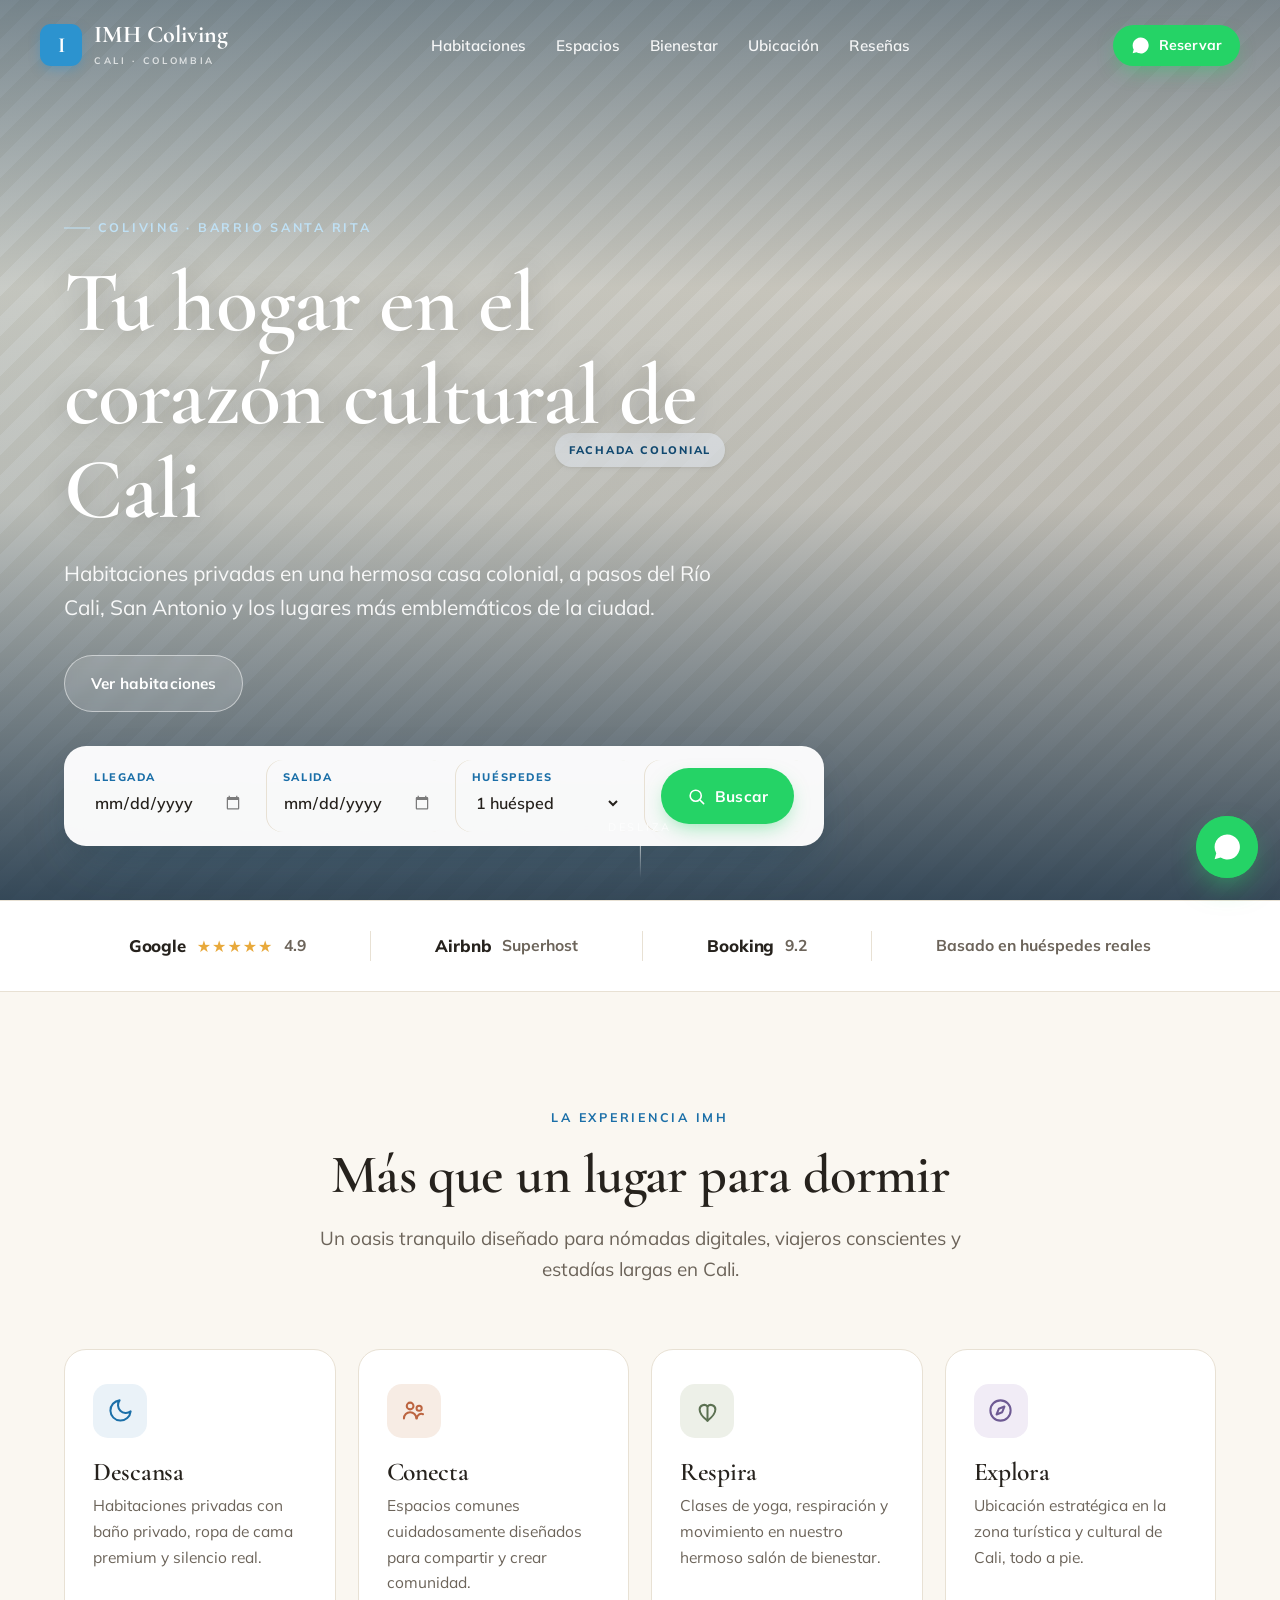
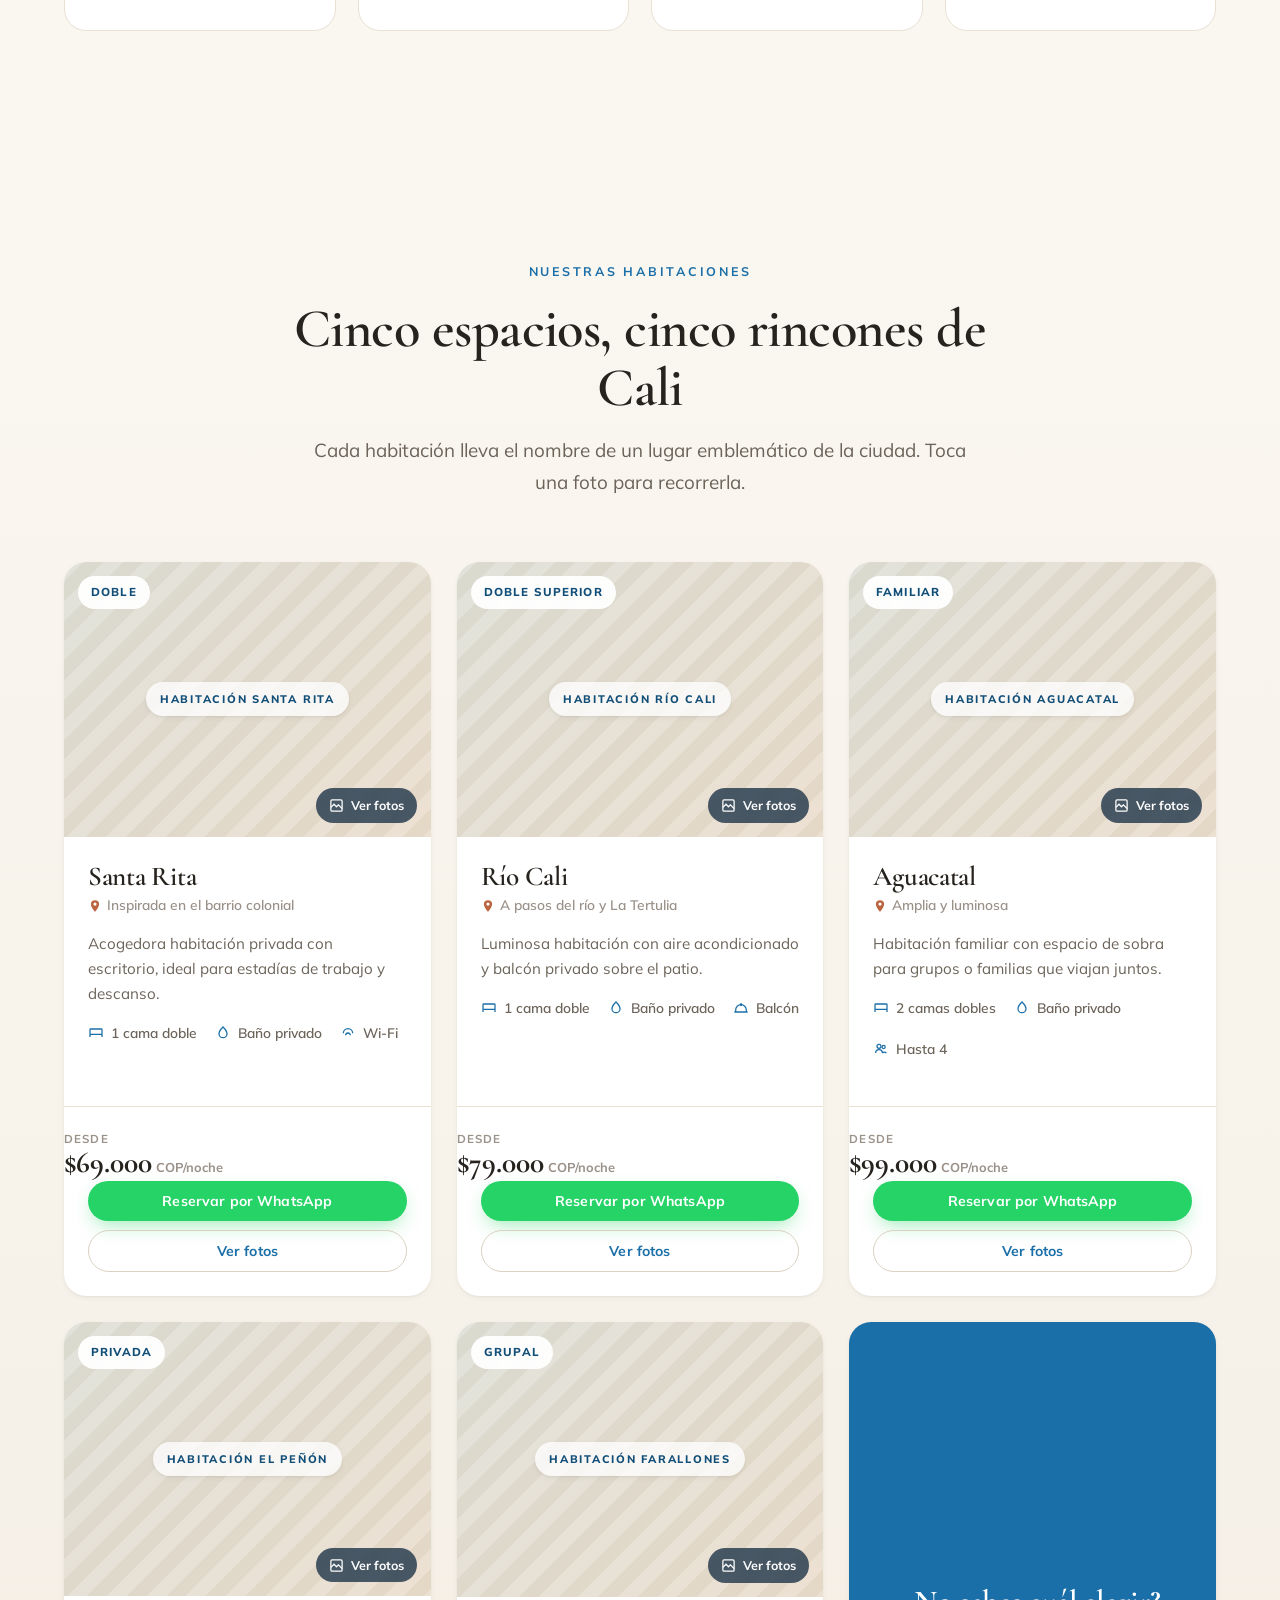
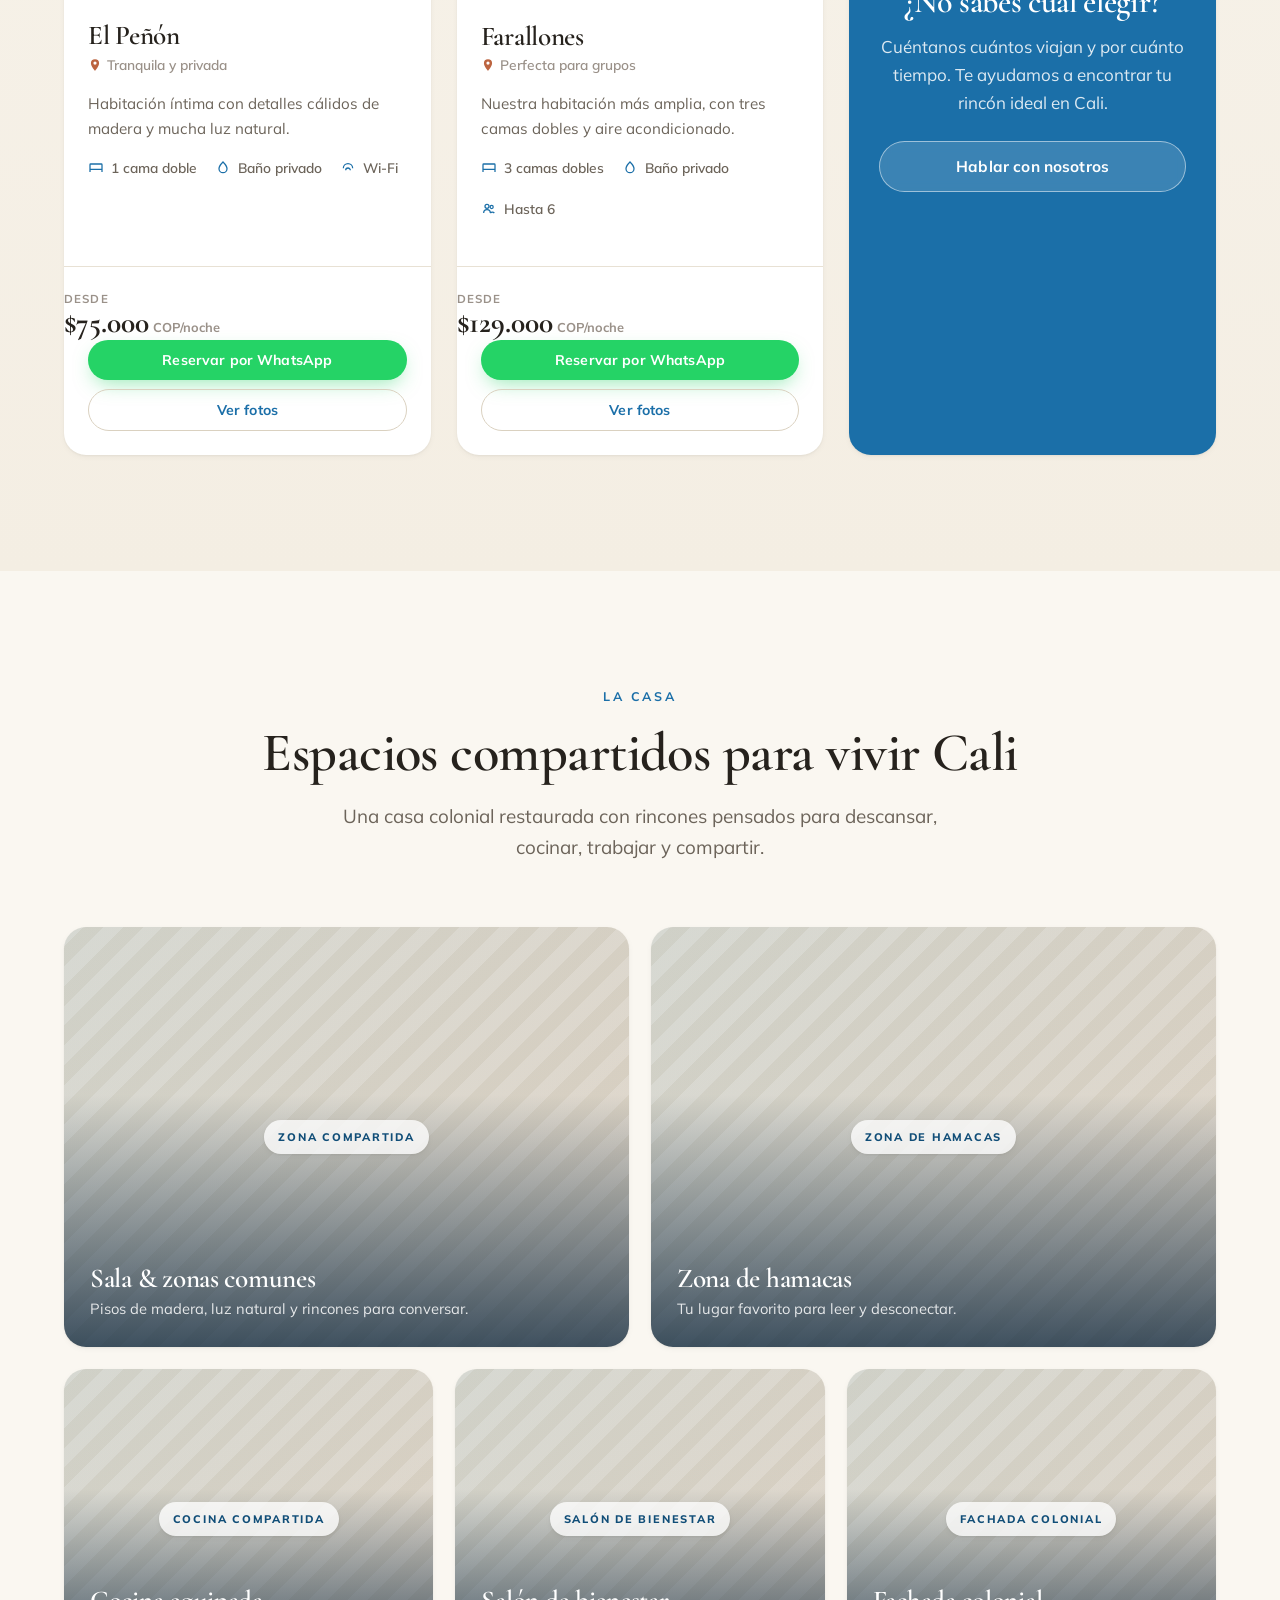
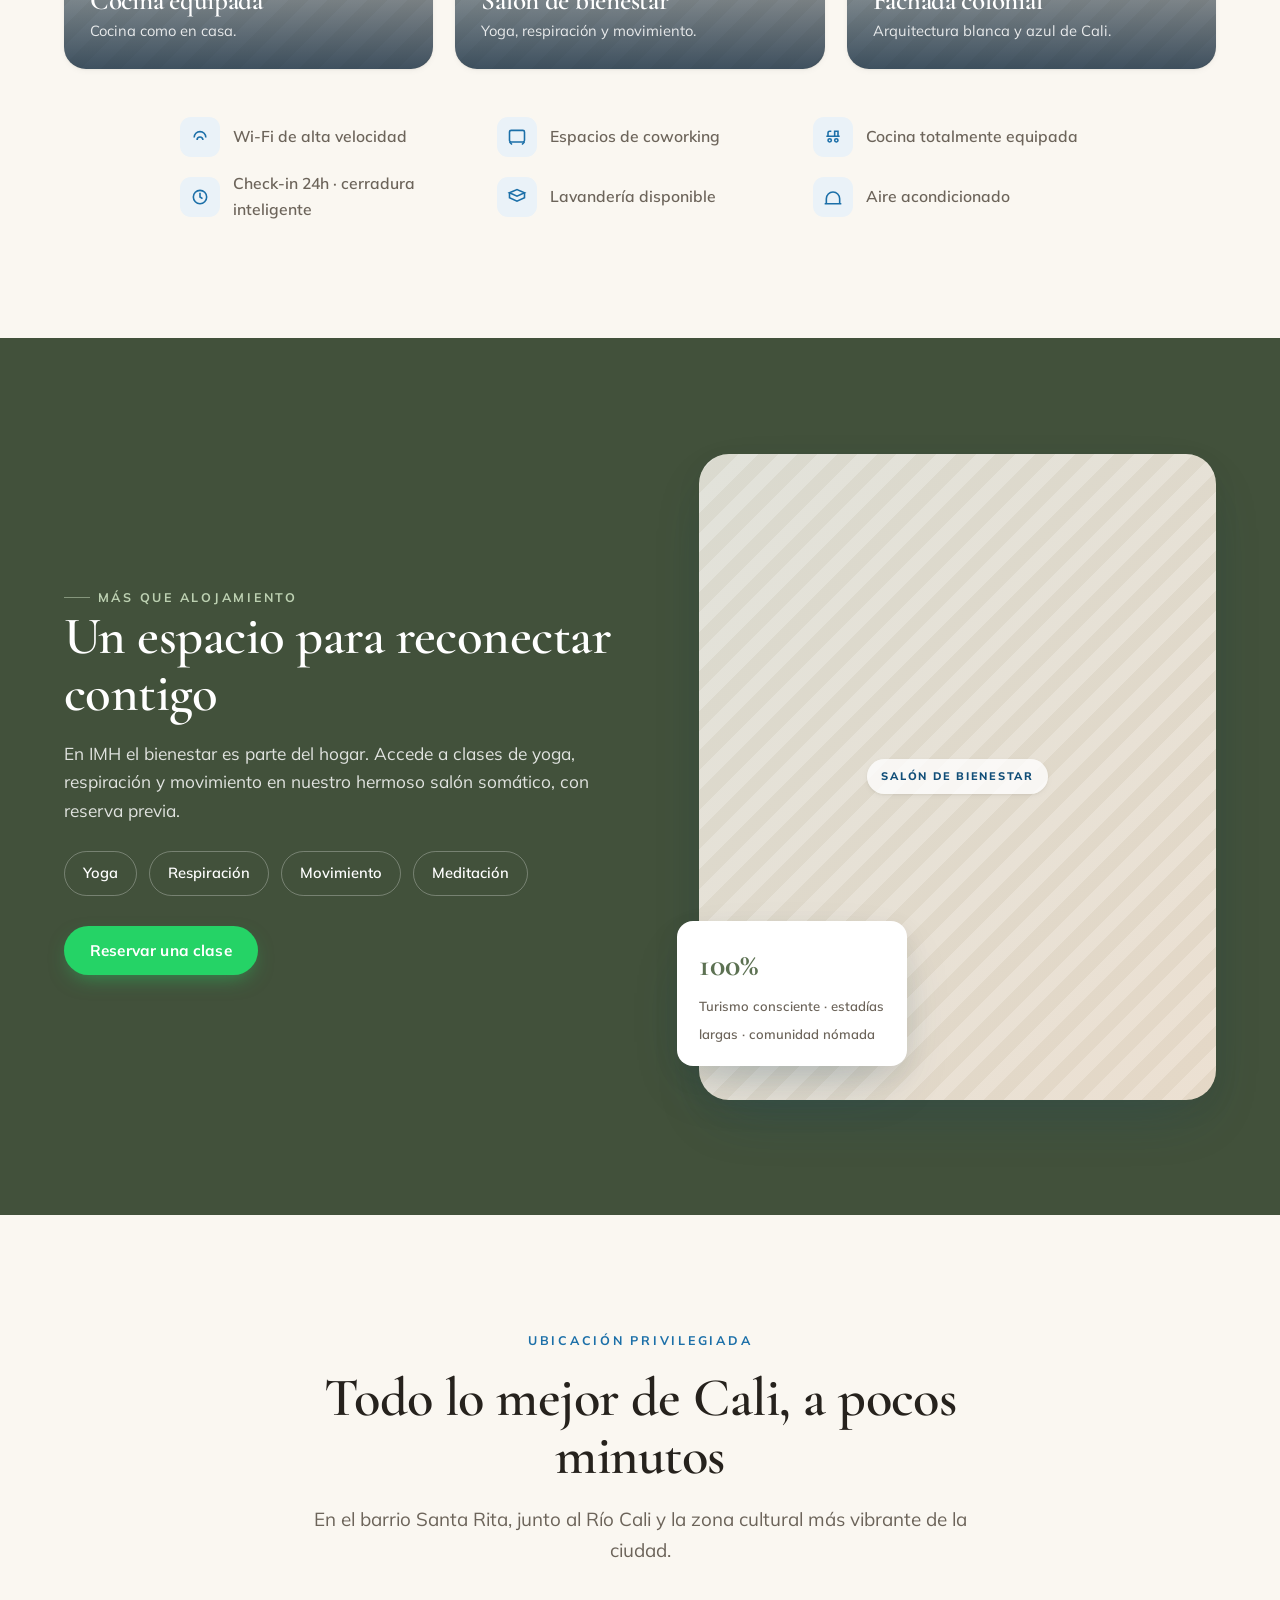
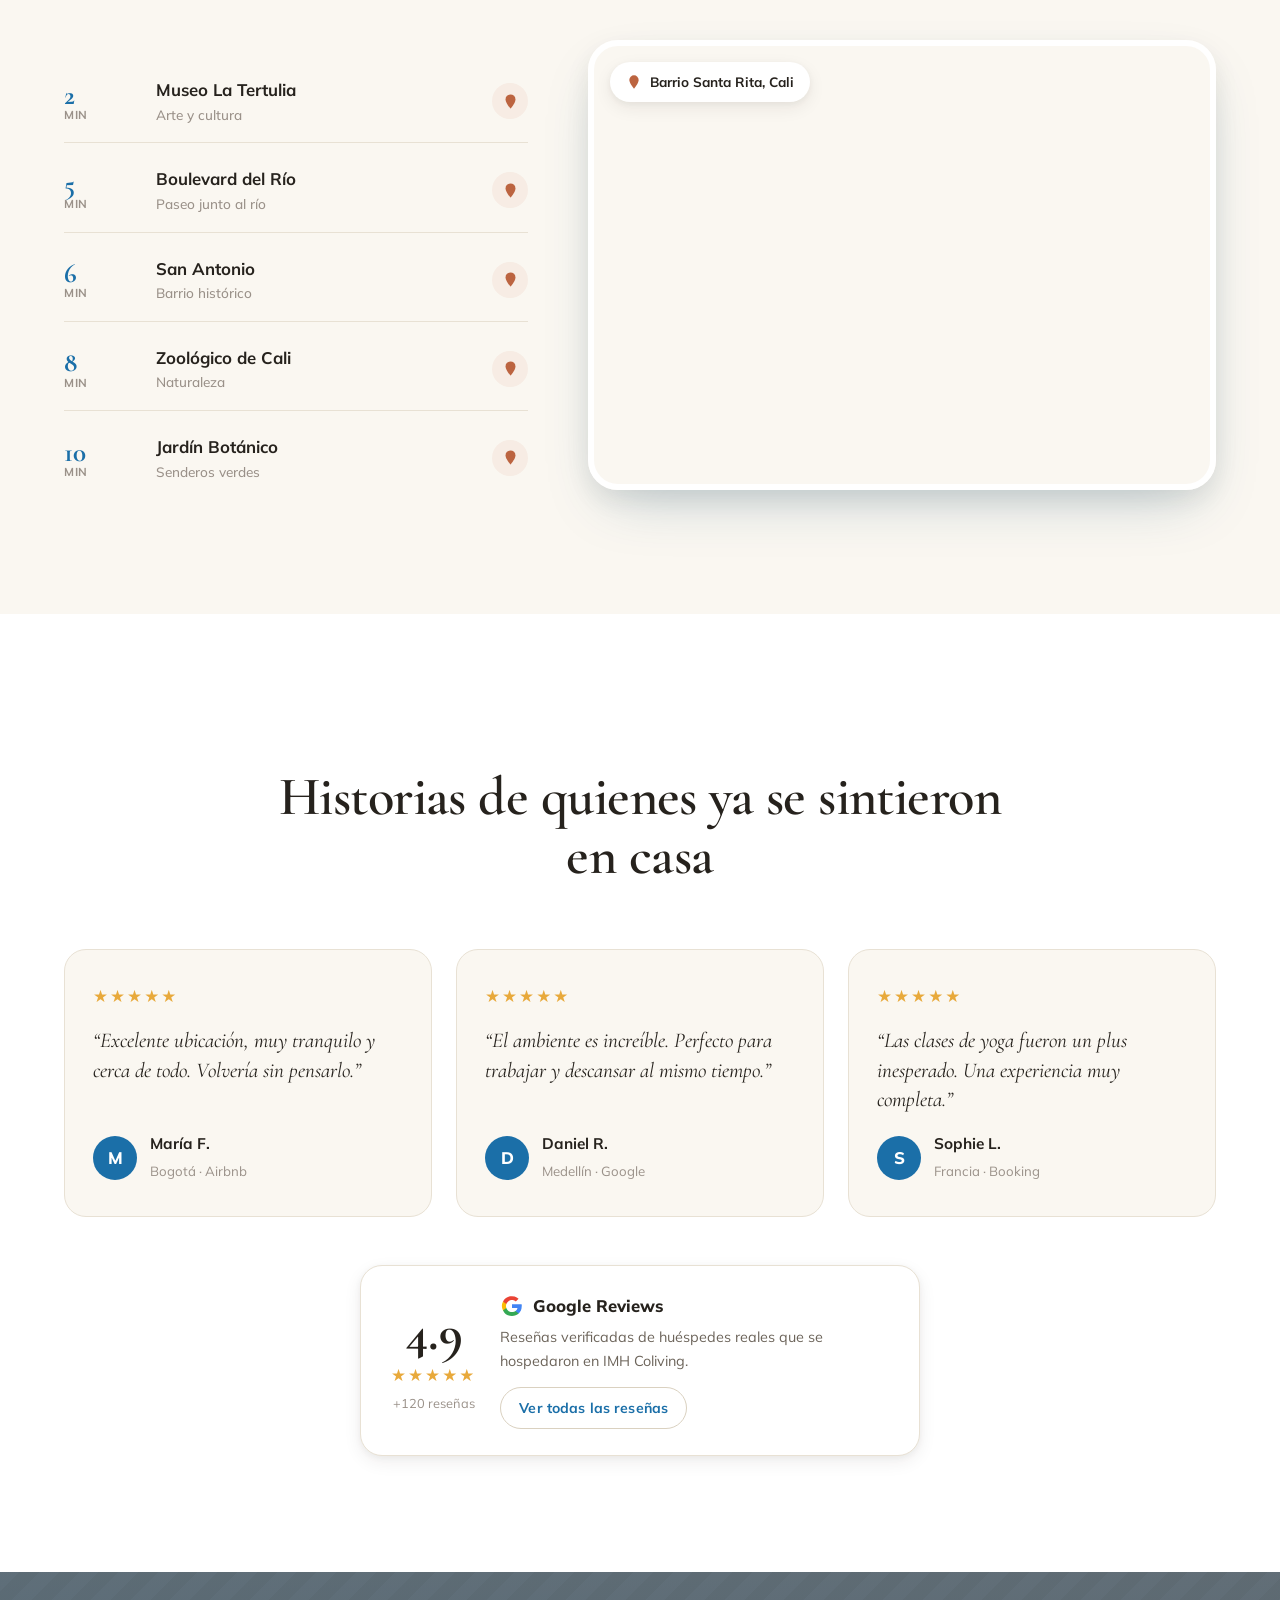
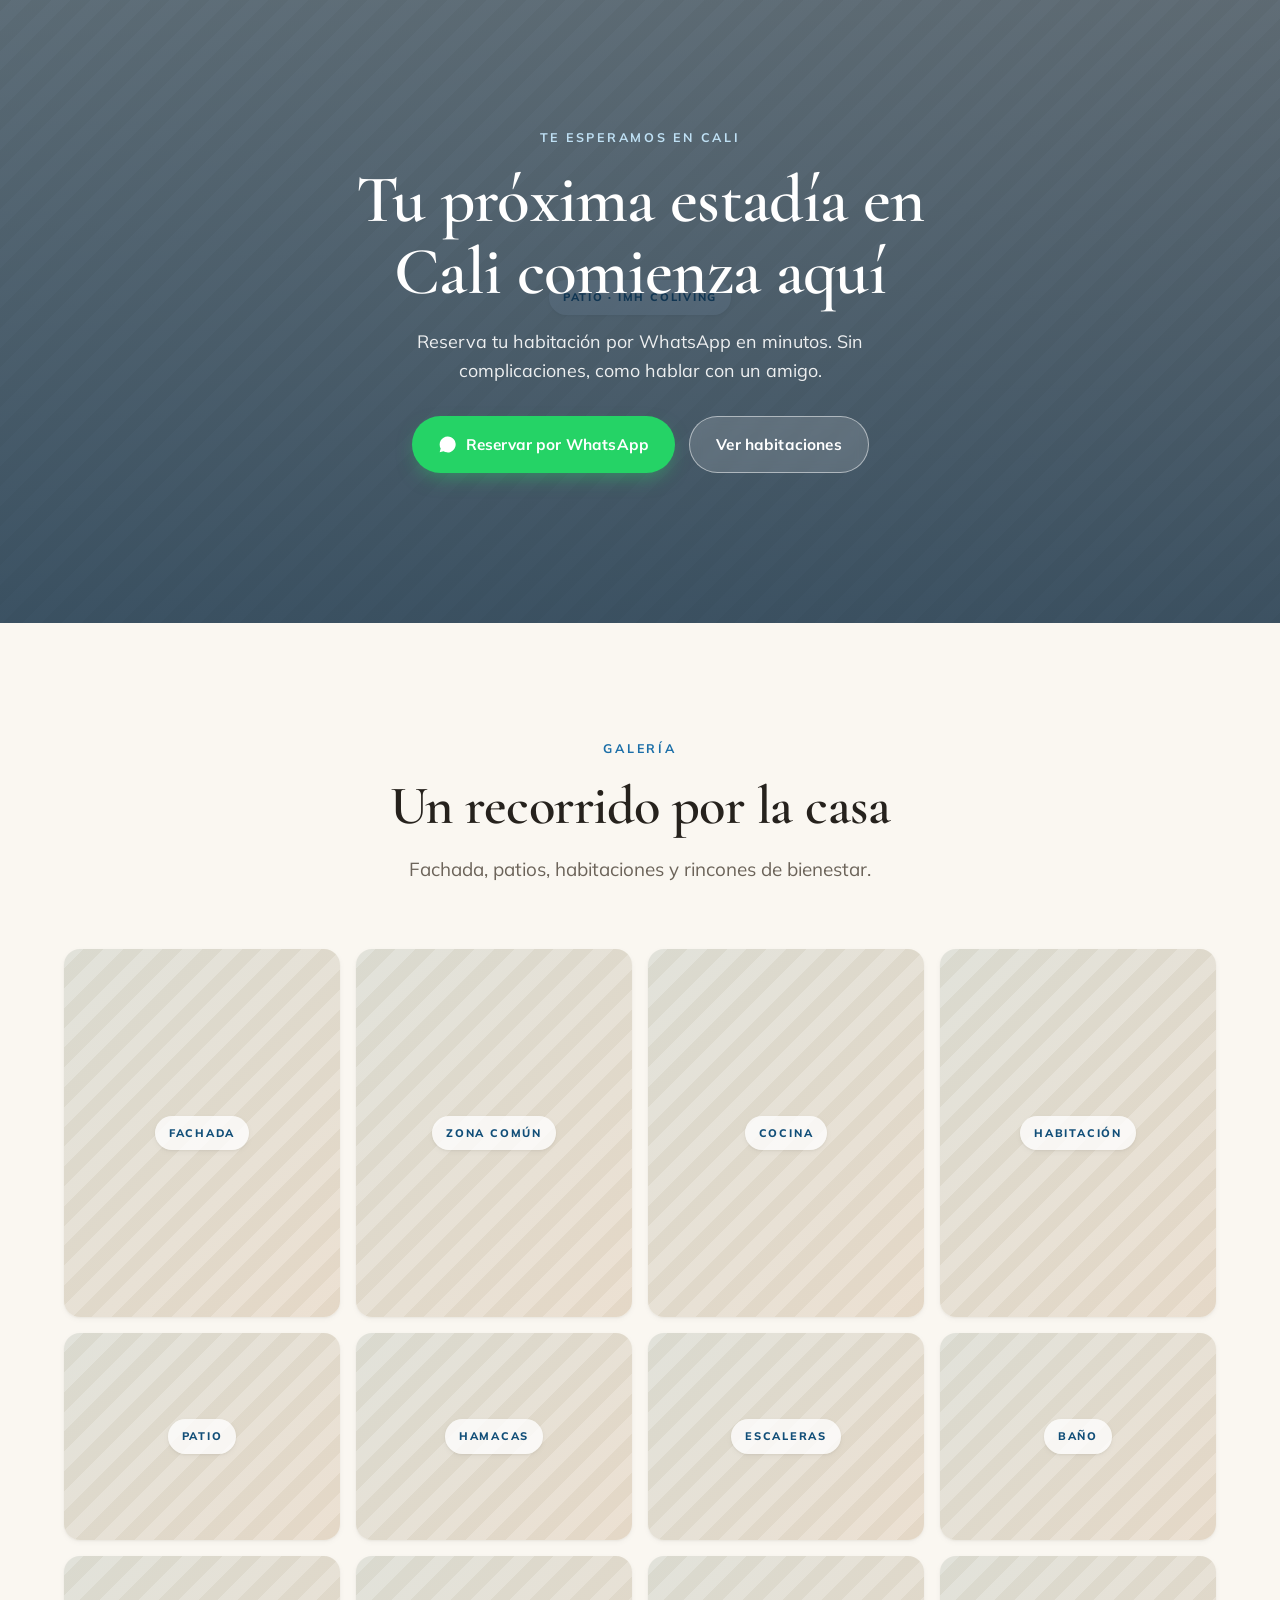
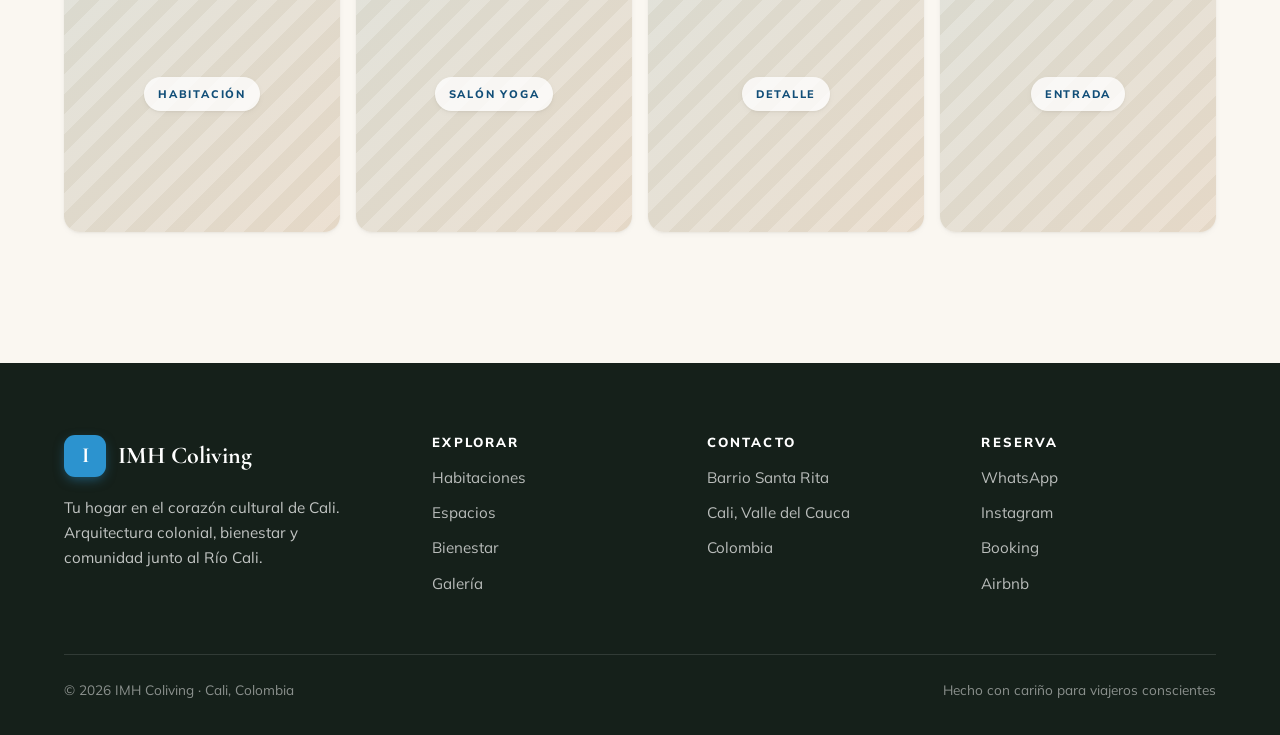
<file: uploads/IMH Coliving.html>
<!DOCTYPE html>
<html lang="es">
<head>
<meta charset="UTF-8">
<meta name="viewport" content="width=device-width, initial-scale=1.0">
<title>IMH Coliving · Tu hogar en el corazón cultural de Cali</title>
<meta name="description" content="Habitaciones privadas en una hermosa casa colonial junto al Río Cali. Bienestar, comunidad y la mejor ubicación de Cali. Reserva por WhatsApp.">
<link rel="preconnect" href="https://fonts.googleapis.com">
<link rel="preconnect" href="https://fonts.gstatic.com" crossorigin>
<link href="https://fonts.googleapis.com/css2?family=Cormorant+Garamond:ital,wght@0,500;0,600;0,700;1,500;1,600&family=Mulish:wght@400;500;600;700;800&display=swap" rel="stylesheet">
<link rel="stylesheet" href="styles.css">
</head>
<body>

<!-- ============ NAV ============ -->
<header class="nav">
  <div class="container nav-inner">
    <a href="#top" class="brand" aria-label="IMH Coliving">
      <span class="brand-mark">I</span>
      <span><span class="brand-name">IMH Coliving</span><span class="brand-sub">Cali · Colombia</span></span>
    </a>
    <nav class="nav-links">
      <a href="#habitaciones">Habitaciones</a>
      <a href="#espacios">Espacios</a>
      <a href="#bienestar">Bienestar</a>
      <a href="#ubicacion">Ubicación</a>
      <a href="#resenas">Reseñas</a>
    </nav>
    <div class="nav-cta">
      <button class="btn btn-wa btn-sm" data-wa="¡Hola IMH Coliving! 👋 Me gustaría reservar una estadía. ¿Me ayudan con la disponibilidad y tarifas?">
        <svg viewBox="0 0 24 24" fill="currentColor"><path d="M17.5 14.4c-.3-.2-1.7-.8-2-.9-.3-.1-.5-.2-.6.2-.2.3-.7.9-.8 1-.2.2-.3.2-.6.1-.3-.2-1.2-.5-2.3-1.4-.9-.8-1.4-1.7-1.6-2-.2-.3 0-.5.1-.6l.5-.5c.1-.2.2-.3.3-.5 0-.2 0-.4 0-.5-.1-.2-.6-1.5-.9-2-.2-.5-.4-.4-.6-.4h-.5c-.2 0-.5.1-.7.3-.2.3-.9.9-.9 2.2s1 2.5 1.1 2.7c.1.2 1.9 2.9 4.6 4 .6.3 1.1.4 1.5.6.6.2 1.2.2 1.6.1.5-.1 1.5-.6 1.7-1.2.2-.6.2-1.1.1-1.2 0-.1-.2-.2-.5-.3zM12 2a10 10 0 00-8.6 15l-1.3 4.7 4.8-1.3A10 10 0 1012 2z"/></svg>
        Reservar
      </button>
      <button class="nav-toggle" data-drawer-open aria-label="Menú">
        <svg viewBox="0 0 24 24" fill="none" stroke="currentColor" stroke-width="2" stroke-linecap="round"><path d="M4 7h16M4 12h16M4 17h16"/></svg>
      </button>
    </div>
  </div>
</header>

<!-- mobile drawer -->
<div class="drawer">
  <div class="drawer-top">
    <span class="brand"><span class="brand-mark">I</span><span class="brand-name">IMH Coliving</span></span>
    <button class="drawer-close" data-drawer-close aria-label="Cerrar"><svg viewBox="0 0 24 24" fill="none" stroke="currentColor" stroke-width="2" stroke-linecap="round"><path d="M6 6l12 12M18 6L6 18"/></svg></button>
  </div>
  <a href="#habitaciones">Habitaciones</a>
  <a href="#espacios">Espacios</a>
  <a href="#bienestar">Bienestar</a>
  <a href="#ubicacion">Ubicación</a>
  <a href="#resenas">Reseñas</a>
  <a href="#galeria">Galería</a>
  <button class="btn btn-wa btn-block" data-wa="¡Hola IMH Coliving! 👋 Me gustaría reservar una estadía. ¿Me ayudan con la disponibilidad?">Reservar por WhatsApp</button>
</div>

<!-- ============ HERO ============ -->
<section class="hero" id="top">
  <div class="hero-media"><div class="imgslot" data-gallery="hero"></div></div>
  <div class="hero-inner">
    <span class="eyebrow reveal">Coliving · Barrio Santa Rita</span>
    <h1 class="reveal d1">Tu hogar en el corazón cultural de Cali</h1>
    <p class="sub reveal d2">Habitaciones privadas en una hermosa casa colonial, a pasos del Río Cali, San Antonio y los lugares más emblemáticos de la ciudad.</p>
    <div class="hero-actions reveal d3">
      <a href="#habitaciones" class="btn btn-ghost">Ver habitaciones</a>
    </div>

    <!-- Booking widget -->
    <form class="booking reveal d3" id="booking">
      <div class="bk-field">
        <label for="bk-in">Llegada</label>
        <input type="date" id="bk-in" required>
      </div>
      <div class="bk-field">
        <label for="bk-out">Salida</label>
        <input type="date" id="bk-out" required>
      </div>
      <div class="bk-field">
        <label for="bk-guests">Huéspedes</label>
        <select id="bk-guests">
          <option>1 huésped</option>
          <option>2 huéspedes</option>
          <option>3 huéspedes</option>
          <option>4 huéspedes</option>
          <option>5+ huéspedes</option>
        </select>
      </div>
      <div class="bk-field bk-go">
        <button type="submit" class="btn btn-wa btn-block">
          <svg viewBox="0 0 24 24" fill="none" stroke="currentColor" stroke-width="2" stroke-linecap="round" stroke-linejoin="round"><circle cx="11" cy="11" r="7"/><path d="M21 21l-4-4"/></svg>
          Buscar
        </button>
      </div>
    </form>
  </div>
  <div class="scroll-hint" aria-hidden="true">Desliza<span></span></div>
</section>

<!-- ============ TRUST BAR ============ -->
<section class="trust">
  <div class="trust-inner">
    <div class="trust-item"><span class="trust-logo">Google</span><span class="stars">★★★★★</span> 4.9</div>
    <span class="trust-sep"></span>
    <div class="trust-item"><span class="trust-logo">Airbnb</span> Superhost</div>
    <span class="trust-sep"></span>
    <div class="trust-item"><span class="trust-logo">Booking</span> 9.2</div>
    <span class="trust-sep"></span>
    <div class="trust-item">Basado en huéspedes reales</div>
  </div>
</section>

<!-- ============ EXPERIENCIA ============ -->
<section class="sec" id="experiencia">
  <div class="container">
    <div class="sec-head">
      <span class="eyebrow center reveal">La experiencia IMH</span>
      <h2 class="reveal d1">Más que un lugar para dormir</h2>
      <p class="lead reveal d2">Un oasis tranquilo diseñado para nómadas digitales, viajeros conscientes y estadías largas en Cali.</p>
    </div>
    <div class="exp-grid">
      <article class="exp-card reveal">
        <div class="exp-ic"><svg viewBox="0 0 24 24" fill="none" stroke="currentColor" stroke-width="1.8" stroke-linecap="round" stroke-linejoin="round"><path d="M21 12.8A9 9 0 1111.2 3a7 7 0 009.8 9.8z"/></svg></div>
        <h3>Descansa</h3>
        <p>Habitaciones privadas con baño privado, ropa de cama premium y silencio real.</p>
      </article>
      <article class="exp-card reveal d1">
        <div class="exp-ic"><svg viewBox="0 0 24 24" fill="none" stroke="currentColor" stroke-width="1.8" stroke-linecap="round" stroke-linejoin="round"><circle cx="9" cy="8" r="3"/><circle cx="17" cy="10" r="2.3"/><path d="M3.5 19a5.5 5.5 0 0111 0M15 19a4 4 0 015.5-3.7"/></svg></div>
        <h3>Conecta</h3>
        <p>Espacios comunes cuidadosamente diseñados para compartir y crear comunidad.</p>
      </article>
      <article class="exp-card reveal d2">
        <div class="exp-ic"><svg viewBox="0 0 24 24" fill="none" stroke="currentColor" stroke-width="1.8" stroke-linecap="round" stroke-linejoin="round"><path d="M12 21c-4-3-7-6-7-10a4 4 0 017-2.6A4 4 0 0119 11c0 4-3 7-7 10z"/><path d="M12 8v13"/></svg></div>
        <h3>Respira</h3>
        <p>Clases de yoga, respiración y movimiento en nuestro hermoso salón de bienestar.</p>
      </article>
      <article class="exp-card reveal d3">
        <div class="exp-ic"><svg viewBox="0 0 24 24" fill="none" stroke="currentColor" stroke-width="1.8" stroke-linecap="round" stroke-linejoin="round"><circle cx="12" cy="12" r="9"/><path d="M15.5 8.5l-2 5-5 2 2-5 5-2z"/></svg></div>
        <h3>Explora</h3>
        <p>Ubicación estratégica en la zona turística y cultural de Cali, todo a pie.</p>
      </article>
    </div>
  </div>
</section>

<!-- ============ HABITACIONES ============ -->
<section class="sec rooms" id="habitaciones">
  <div class="container">
    <div class="sec-head">
      <span class="eyebrow center reveal">Nuestras habitaciones</span>
      <h2 class="reveal d1">Cinco espacios, cinco rincones de Cali</h2>
      <p class="lead reveal d2">Cada habitación lleva el nombre de un lugar emblemático de la ciudad. Toca una foto para recorrerla.</p>
    </div>
    <div class="rooms-grid">

      <!-- Santa Rita -->
      <article class="room reveal">
        <div class="room-media" data-open-gallery="santarita">
          <span class="room-badge">Doble</span>
          <span class="room-count"><svg viewBox="0 0 24 24" fill="none" stroke="currentColor" stroke-width="2"><rect x="3" y="3" width="18" height="18" rx="2"/><path d="M3 15l5-5 4 4 3-3 6 6"/></svg> Ver fotos</span>
          <div class="imgslot" data-gallery="santarita"></div>
        </div>
        <div class="room-body">
          <h3 class="room-name">Santa Rita</h3>
          <span class="room-loc"><svg viewBox="0 0 24 24" fill="currentColor"><path d="M12 2a7 7 0 00-7 7c0 5 7 13 7 13s7-8 7-13a7 7 0 00-7-7zm0 9.5A2.5 2.5 0 1112 6a2.5 2.5 0 010 5.5z"/></svg> Inspirada en el barrio colonial</span>
          <p class="room-desc">Acogedora habitación privada con escritorio, ideal para estadías de trabajo y descanso.</p>
          <div class="room-meta">
            <span><svg viewBox="0 0 24 24" fill="none" stroke="currentColor" stroke-width="1.9"><path d="M3 12V7a1 1 0 011-1h16a1 1 0 011 1v5M3 12v6M21 12v6M3 14h18"/></svg> 1 cama doble</span>
            <span><svg viewBox="0 0 24 24" fill="none" stroke="currentColor" stroke-width="1.9"><path d="M12 3C9 6 6 9 6 13a6 6 0 0012 0c0-4-3-7-6-10z"/></svg> Baño privado</span>
            <span><svg viewBox="0 0 24 24" fill="none" stroke="currentColor" stroke-width="1.9"><path d="M5 12.5a7 7 0 0114 0M8.5 15.5a3.5 3.5 0 017 0M12 18.5h.01"/></svg> Wi‑Fi</span>
          </div>
        </div>
        <div class="room-foot">
          <div class="room-price"><small>Desde</small><b>$69.000<span> COP/noche</span></b></div>
        </div>
        <div class="room-actions">
          <button class="btn btn-wa btn-block btn-sm" data-wa="¡Hola IMH Coliving! 👋 Me interesa reservar la *Habitación Santa Rita* (Doble · 1 cama doble). ¿Disponibilidad y tarifas?">Reservar por WhatsApp</button>
          <button class="btn btn-outline btn-block btn-sm" data-open-gallery="santarita">Ver fotos</button>
        </div>
      </article>

      <!-- Río Cali -->
      <article class="room reveal d1">
        <div class="room-media" data-open-gallery="riocali">
          <span class="room-badge">Doble Superior</span>
          <span class="room-count"><svg viewBox="0 0 24 24" fill="none" stroke="currentColor" stroke-width="2"><rect x="3" y="3" width="18" height="18" rx="2"/><path d="M3 15l5-5 4 4 3-3 6 6"/></svg> Ver fotos</span>
          <div class="imgslot" data-gallery="riocali"></div>
        </div>
        <div class="room-body">
          <h3 class="room-name">Río Cali</h3>
          <span class="room-loc"><svg viewBox="0 0 24 24" fill="currentColor"><path d="M12 2a7 7 0 00-7 7c0 5 7 13 7 13s7-8 7-13a7 7 0 00-7-7zm0 9.5A2.5 2.5 0 1112 6a2.5 2.5 0 010 5.5z"/></svg> A pasos del río y La Tertulia</span>
          <p class="room-desc">Luminosa habitación con aire acondicionado y balcón privado sobre el patio.</p>
          <div class="room-meta">
            <span><svg viewBox="0 0 24 24" fill="none" stroke="currentColor" stroke-width="1.9"><path d="M3 12V7a1 1 0 011-1h16a1 1 0 011 1v5M3 12v6M21 12v6M3 14h18"/></svg> 1 cama doble</span>
            <span><svg viewBox="0 0 24 24" fill="none" stroke="currentColor" stroke-width="1.9"><path d="M12 3C9 6 6 9 6 13a6 6 0 0012 0c0-4-3-7-6-10z"/></svg> Baño privado</span>
            <span><svg viewBox="0 0 24 24" fill="none" stroke="currentColor" stroke-width="1.9"><path d="M4 18v-3a8 8 0 0116 0v3M2 18h20"/><circle cx="12" cy="7" r="1"/></svg> Balcón</span>
          </div>
        </div>
        <div class="room-foot">
          <div class="room-price"><small>Desde</small><b>$79.000<span> COP/noche</span></b></div>
        </div>
        <div class="room-actions">
          <button class="btn btn-wa btn-block btn-sm" data-wa="¡Hola IMH Coliving! 👋 Me interesa reservar la *Habitación Río Cali* (Doble Superior con balcón). ¿Disponibilidad y tarifas?">Reservar por WhatsApp</button>
          <button class="btn btn-outline btn-block btn-sm" data-open-gallery="riocali">Ver fotos</button>
        </div>
      </article>

      <!-- Aguacatal -->
      <article class="room reveal d2">
        <div class="room-media" data-open-gallery="aguacatal">
          <span class="room-badge">Familiar</span>
          <span class="room-count"><svg viewBox="0 0 24 24" fill="none" stroke="currentColor" stroke-width="2"><rect x="3" y="3" width="18" height="18" rx="2"/><path d="M3 15l5-5 4 4 3-3 6 6"/></svg> Ver fotos</span>
          <div class="imgslot" data-gallery="aguacatal"></div>
        </div>
        <div class="room-body">
          <h3 class="room-name">Aguacatal</h3>
          <span class="room-loc"><svg viewBox="0 0 24 24" fill="currentColor"><path d="M12 2a7 7 0 00-7 7c0 5 7 13 7 13s7-8 7-13a7 7 0 00-7-7zm0 9.5A2.5 2.5 0 1112 6a2.5 2.5 0 010 5.5z"/></svg> Amplia y luminosa</span>
          <p class="room-desc">Habitación familiar con espacio de sobra para grupos o familias que viajan juntos.</p>
          <div class="room-meta">
            <span><svg viewBox="0 0 24 24" fill="none" stroke="currentColor" stroke-width="1.9"><path d="M3 12V7a1 1 0 011-1h16a1 1 0 011 1v5M3 12v6M21 12v6M3 14h18"/></svg> 2 camas dobles</span>
            <span><svg viewBox="0 0 24 24" fill="none" stroke="currentColor" stroke-width="1.9"><path d="M12 3C9 6 6 9 6 13a6 6 0 0012 0c0-4-3-7-6-10z"/></svg> Baño privado</span>
            <span><svg viewBox="0 0 24 24" fill="none" stroke="currentColor" stroke-width="1.9"><circle cx="9" cy="8" r="3"/><circle cx="16" cy="9" r="2.3"/><path d="M4 18a5 5 0 0110 0M14 18a4 4 0 016 0"/></svg> Hasta 4</span>
          </div>
        </div>
        <div class="room-foot">
          <div class="room-price"><small>Desde</small><b>$99.000<span> COP/noche</span></b></div>
        </div>
        <div class="room-actions">
          <button class="btn btn-wa btn-block btn-sm" data-wa="¡Hola IMH Coliving! 👋 Me interesa reservar la *Habitación Aguacatal* (Familiar · 2 camas dobles). ¿Disponibilidad y tarifas?">Reservar por WhatsApp</button>
          <button class="btn btn-outline btn-block btn-sm" data-open-gallery="aguacatal">Ver fotos</button>
        </div>
      </article>

      <!-- El Peñón -->
      <article class="room reveal">
        <div class="room-media" data-open-gallery="penon">
          <span class="room-badge">Privada</span>
          <span class="room-count"><svg viewBox="0 0 24 24" fill="none" stroke="currentColor" stroke-width="2"><rect x="3" y="3" width="18" height="18" rx="2"/><path d="M3 15l5-5 4 4 3-3 6 6"/></svg> Ver fotos</span>
          <div class="imgslot" data-gallery="penon"></div>
        </div>
        <div class="room-body">
          <h3 class="room-name">El Peñón</h3>
          <span class="room-loc"><svg viewBox="0 0 24 24" fill="currentColor"><path d="M12 2a7 7 0 00-7 7c0 5 7 13 7 13s7-8 7-13a7 7 0 00-7-7zm0 9.5A2.5 2.5 0 1112 6a2.5 2.5 0 010 5.5z"/></svg> Tranquila y privada</span>
          <p class="room-desc">Habitación íntima con detalles cálidos de madera y mucha luz natural.</p>
          <div class="room-meta">
            <span><svg viewBox="0 0 24 24" fill="none" stroke="currentColor" stroke-width="1.9"><path d="M3 12V7a1 1 0 011-1h16a1 1 0 011 1v5M3 12v6M21 12v6M3 14h18"/></svg> 1 cama doble</span>
            <span><svg viewBox="0 0 24 24" fill="none" stroke="currentColor" stroke-width="1.9"><path d="M12 3C9 6 6 9 6 13a6 6 0 0012 0c0-4-3-7-6-10z"/></svg> Baño privado</span>
            <span><svg viewBox="0 0 24 24" fill="none" stroke="currentColor" stroke-width="1.9"><path d="M5 12.5a7 7 0 0114 0M8.5 15.5a3.5 3.5 0 017 0M12 18.5h.01"/></svg> Wi‑Fi</span>
          </div>
        </div>
        <div class="room-foot">
          <div class="room-price"><small>Desde</small><b>$75.000<span> COP/noche</span></b></div>
        </div>
        <div class="room-actions">
          <button class="btn btn-wa btn-block btn-sm" data-wa="¡Hola IMH Coliving! 👋 Me interesa reservar la *Habitación El Peñón* (Privada · 1 cama doble). ¿Disponibilidad y tarifas?">Reservar por WhatsApp</button>
          <button class="btn btn-outline btn-block btn-sm" data-open-gallery="penon">Ver fotos</button>
        </div>
      </article>

      <!-- Farallones -->
      <article class="room reveal d1">
        <div class="room-media" data-open-gallery="farallones">
          <span class="room-badge">Grupal</span>
          <span class="room-count"><svg viewBox="0 0 24 24" fill="none" stroke="currentColor" stroke-width="2"><rect x="3" y="3" width="18" height="18" rx="2"/><path d="M3 15l5-5 4 4 3-3 6 6"/></svg> Ver fotos</span>
          <div class="imgslot" data-gallery="farallones"></div>
        </div>
        <div class="room-body">
          <h3 class="room-name">Farallones</h3>
          <span class="room-loc"><svg viewBox="0 0 24 24" fill="currentColor"><path d="M12 2a7 7 0 00-7 7c0 5 7 13 7 13s7-8 7-13a7 7 0 00-7-7zm0 9.5A2.5 2.5 0 1112 6a2.5 2.5 0 010 5.5z"/></svg> Perfecta para grupos</span>
          <p class="room-desc">Nuestra habitación más amplia, con tres camas dobles y aire acondicionado.</p>
          <div class="room-meta">
            <span><svg viewBox="0 0 24 24" fill="none" stroke="currentColor" stroke-width="1.9"><path d="M3 12V7a1 1 0 011-1h16a1 1 0 011 1v5M3 12v6M21 12v6M3 14h18"/></svg> 3 camas dobles</span>
            <span><svg viewBox="0 0 24 24" fill="none" stroke="currentColor" stroke-width="1.9"><path d="M12 3C9 6 6 9 6 13a6 6 0 0012 0c0-4-3-7-6-10z"/></svg> Baño privado</span>
            <span><svg viewBox="0 0 24 24" fill="none" stroke="currentColor" stroke-width="1.9"><circle cx="9" cy="8" r="3"/><circle cx="16" cy="9" r="2.3"/><path d="M4 18a5 5 0 0110 0M14 18a4 4 0 016 0"/></svg> Hasta 6</span>
          </div>
        </div>
        <div class="room-foot">
          <div class="room-price"><small>Desde</small><b>$129.000<span> COP/noche</span></b></div>
        </div>
        <div class="room-actions">
          <button class="btn btn-wa btn-block btn-sm" data-wa="¡Hola IMH Coliving! 👋 Me interesa reservar la *Habitación Farallones* (Grupal · 3 camas dobles). ¿Disponibilidad y tarifas?">Reservar por WhatsApp</button>
          <button class="btn btn-outline btn-block btn-sm" data-open-gallery="farallones">Ver fotos</button>
        </div>
      </article>

      <!-- CTA card -->
      <article class="room reveal d2" style="background:var(--azul);color:#fff;justify-content:center;align-items:center;text-align:center;padding:40px 30px">
        <h3 class="room-name" style="color:#fff;font-size:2rem">¿No sabes cuál elegir?</h3>
        <p style="color:rgba(255,255,255,.85);margin:14px 0 24px">Cuéntanos cuántos viajan y por cuánto tiempo. Te ayudamos a encontrar tu rincón ideal en Cali.</p>
        <button class="btn btn-ghost btn-block" data-wa="¡Hola IMH Coliving! 👋 Quiero ayuda para elegir habitación. Viajamos ___ personas, del ___ al ___.">Hablar con nosotros</button>
      </article>

    </div>
  </div>
</section>

<!-- ============ ESPACIOS COMPARTIDOS ============ -->
<section class="sec" id="espacios">
  <div class="container">
    <div class="sec-head">
      <span class="eyebrow center reveal">La casa</span>
      <h2 class="reveal d1">Espacios compartidos para vivir Cali</h2>
      <p class="lead reveal d2">Una casa colonial restaurada con rincones pensados para descansar, cocinar, trabajar y compartir.</p>
    </div>
    <div class="spaces-grid">
      <div class="space s-big reveal" data-open-gallery="sala">
        <div class="imgslot" data-gallery="sala"></div>
        <div class="space-cap"><h3>Sala &amp; zonas comunes</h3><p>Pisos de madera, luz natural y rincones para conversar.</p></div>
      </div>
      <div class="space s-tall reveal d1" data-open-gallery="hamacas">
        <div class="imgslot" data-gallery="hamacas"></div>
        <div class="space-cap"><h3>Zona de hamacas</h3><p>Tu lugar favorito para leer y desconectar.</p></div>
      </div>
      <div class="space s-third reveal" data-open-gallery="cocina">
        <div class="imgslot" data-gallery="cocina"></div>
        <div class="space-cap"><h3>Cocina equipada</h3><p>Cocina como en casa.</p></div>
      </div>
      <div class="space s-third reveal d1" data-open-gallery="bienestar">
        <div class="imgslot" data-gallery="bienestar"></div>
        <div class="space-cap"><h3>Salón de bienestar</h3><p>Yoga, respiración y movimiento.</p></div>
      </div>
      <div class="space s-third reveal d2" data-open-gallery="hero">
        <div class="imgslot" data-gallery="hero"></div>
        <div class="space-cap"><h3>Fachada colonial</h3><p>Arquitectura blanca y azul de Cali.</p></div>
      </div>
    </div>

    <ul class="amen">
      <li><span class="ic"><svg viewBox="0 0 24 24" fill="none" stroke="currentColor" stroke-width="1.9"><path d="M5 12.5a7 7 0 0114 0M8.5 15.5a3.5 3.5 0 017 0M12 18.5h.01"/></svg></span> Wi‑Fi de alta velocidad</li>
      <li><span class="ic"><svg viewBox="0 0 24 24" fill="none" stroke="currentColor" stroke-width="1.9"><rect x="3" y="4" width="18" height="14" rx="2"/><path d="M3 18l3 3M21 18l-3 3"/></svg></span> Espacios de coworking</li>
      <li><span class="ic"><svg viewBox="0 0 24 24" fill="none" stroke="currentColor" stroke-width="1.9"><path d="M4 11h16M6 11V7a2 2 0 012-2h2M14 11V5h4v6"/><circle cx="8" cy="16" r="2"/><circle cx="16" cy="16" r="2"/></svg></span> Cocina totalmente equipada</li>
      <li><span class="ic"><svg viewBox="0 0 24 24" fill="none" stroke="currentColor" stroke-width="1.9"><circle cx="12" cy="12" r="8"/><path d="M12 7v5l3 2"/></svg></span> Check‑in 24h · cerradura inteligente</li>
      <li><span class="ic"><svg viewBox="0 0 24 24" fill="none" stroke="currentColor" stroke-width="1.9"><path d="M3 7l9-4 9 4-9 4-9-4z"/><path d="M3 7v6l9 4 9-4V7"/></svg></span> Lavandería disponible</li>
      <li><span class="ic"><svg viewBox="0 0 24 24" fill="none" stroke="currentColor" stroke-width="1.9"><path d="M4 20v-6a8 8 0 0116 0v6"/><path d="M2 20h20M9 11h.01M15 11h.01"/></svg></span> Aire acondicionado</li>
    </ul>
  </div>
</section>

<!-- ============ BIENESTAR ============ -->
<section class="sec wellness" id="bienestar">
  <div class="container wellness-grid">
    <div class="reveal">
      <span class="eyebrow">Más que alojamiento</span>
      <h2>Un espacio para reconectar contigo</h2>
      <p>En IMH el bienestar es parte del hogar. Accede a clases de yoga, respiración y movimiento en nuestro hermoso salón somático, con reserva previa.</p>
      <div class="wkr">
        <span>Yoga</span><span>Respiración</span><span>Movimiento</span><span>Meditación</span>
      </div>
      <button class="btn btn-wa" data-wa="¡Hola IMH Coliving! 👋 Quiero información sobre las clases de yoga, respiración y movimiento del salón de bienestar.">Reservar una clase</button>
    </div>
    <div class="wellness-media reveal d1">
      <div class="imgslot" data-gallery="bienestar"></div>
      <div class="badge-float">
        <b>100%</b>
        <small>Turismo consciente · estadías largas · comunidad nómada</small>
      </div>
    </div>
  </div>
</section>

<!-- ============ UBICACIÓN ============ -->
<section class="sec" id="ubicacion">
  <div class="container">
    <div class="sec-head">
      <span class="eyebrow center reveal">Ubicación privilegiada</span>
      <h2 class="reveal d1">Todo lo mejor de Cali, a pocos minutos</h2>
      <p class="lead reveal d2">En el barrio Santa Rita, junto al Río Cali y la zona cultural más vibrante de la ciudad.</p>
    </div>
    <div class="loc-grid">
      <div class="reveal">
        <div class="loc-list">
          <div class="loc-item"><div class="loc-time">2<small>MIN</small></div><div class="loc-name">Museo La Tertulia<small>Arte y cultura</small></div><span class="loc-pin"><svg viewBox="0 0 24 24" fill="currentColor"><path d="M12 2a7 7 0 00-7 7c0 5 7 13 7 13s7-8 7-13a7 7 0 00-7-7z"/></svg></span></div>
          <div class="loc-item"><div class="loc-time">5<small>MIN</small></div><div class="loc-name">Boulevard del Río<small>Paseo junto al río</small></div><span class="loc-pin"><svg viewBox="0 0 24 24" fill="currentColor"><path d="M12 2a7 7 0 00-7 7c0 5 7 13 7 13s7-8 7-13a7 7 0 00-7-7z"/></svg></span></div>
          <div class="loc-item"><div class="loc-time">6<small>MIN</small></div><div class="loc-name">San Antonio<small>Barrio histórico</small></div><span class="loc-pin"><svg viewBox="0 0 24 24" fill="currentColor"><path d="M12 2a7 7 0 00-7 7c0 5 7 13 7 13s7-8 7-13a7 7 0 00-7-7z"/></svg></span></div>
          <div class="loc-item"><div class="loc-time">8<small>MIN</small></div><div class="loc-name">Zoológico de Cali<small>Naturaleza</small></div><span class="loc-pin"><svg viewBox="0 0 24 24" fill="currentColor"><path d="M12 2a7 7 0 00-7 7c0 5 7 13 7 13s7-8 7-13a7 7 0 00-7-7z"/></svg></span></div>
          <div class="loc-item"><div class="loc-time">10<small>MIN</small></div><div class="loc-name">Jardín Botánico<small>Senderos verdes</small></div><span class="loc-pin"><svg viewBox="0 0 24 24" fill="currentColor"><path d="M12 2a7 7 0 00-7 7c0 5 7 13 7 13s7-8 7-13a7 7 0 00-7-7z"/></svg></span></div>
        </div>
      </div>
      <div class="map-wrap reveal d1">
        <span class="map-chip"><svg viewBox="0 0 24 24" fill="currentColor"><path d="M12 2a7 7 0 00-7 7c0 5 7 13 7 13s7-8 7-13a7 7 0 00-7-7z"/></svg> Barrio Santa Rita, Cali</span>
        <iframe title="Mapa IMH Coliving" loading="lazy" src="https://www.openstreetmap.org/export/embed.html?bbox=-76.5535%2C3.4470%2C-76.5345%2C3.4605&amp;layer=mapnik&amp;marker=3.4537%2C-76.5440"></iframe>
      </div>
    </div>
  </div>
</section>

<!-- ============ RESEÑAS ============ -->
<section class="sec reviews" id="resenas">
  <div class="container">
    <div class="sec-head">
      <span class="eyebrow center reveal">Lo que dicen los huéspedes</span>
      <h2 class="reveal d1">Historias de quienes ya se sintieron en casa</h2>
    </div>
    <div class="rev-grid">
      <article class="rev-card reveal">
        <div class="rev-stars">★★★★★</div>
        <p class="rev-text">“Excelente ubicación, muy tranquilo y cerca de todo. Volvería sin pensarlo.”</p>
        <div class="rev-who"><span class="rev-av">M</span><div><b>María F.</b><small>Bogotá · Airbnb</small></div></div>
      </article>
      <article class="rev-card reveal d1">
        <div class="rev-stars">★★★★★</div>
        <p class="rev-text">“El ambiente es increíble. Perfecto para trabajar y descansar al mismo tiempo.”</p>
        <div class="rev-who"><span class="rev-av">D</span><div><b>Daniel R.</b><small>Medellín · Google</small></div></div>
      </article>
      <article class="rev-card reveal d2">
        <div class="rev-stars">★★★★★</div>
        <p class="rev-text">“Las clases de yoga fueron un plus inesperado. Una experiencia muy completa.”</p>
        <div class="rev-who"><span class="rev-av">S</span><div><b>Sophie L.</b><small>Francia · Booking</small></div></div>
      </article>
    </div>

    <!-- Google widget -->
    <div class="gwidget reveal d1">
      <div class="gscore">
        <b>4.9</b>
        <span class="stars">★★★★★</span>
        <small>+120 reseñas</small>
      </div>
      <div class="gmeta">
        <div class="gtitle">
          <svg class="gicon" viewBox="0 0 24 24"><path fill="#4285F4" d="M21.8 12.2c0-.66-.06-1.3-.17-1.9H12v3.6h5.5a4.7 4.7 0 01-2 3.1v2.5h3.2c1.9-1.7 3-4.3 3-7.3z"/><path fill="#34A853" d="M12 22c2.7 0 5-.9 6.7-2.4l-3.2-2.5c-.9.6-2 1-3.5 1-2.7 0-4.9-1.8-5.7-4.2H3v2.6A10 10 0 0012 22z"/><path fill="#FBBC05" d="M6.3 13.9a6 6 0 010-3.8V7.5H3a10 10 0 000 9z"/><path fill="#EA4335" d="M12 6.1c1.5 0 2.8.5 3.8 1.5l2.8-2.8A10 10 0 003 7.5l3.3 2.6C7.1 7.8 9.3 6.1 12 6.1z"/></svg>
          Google Reviews
        </div>
        <p>Reseñas verificadas de huéspedes reales que se hospedaron en IMH Coliving.</p>
        <button class="btn btn-outline btn-sm" data-wa="¡Hola IMH Coliving! 👋 Me gustaría ver más reseñas antes de reservar.">Ver todas las reseñas</button>
      </div>
    </div>
  </div>
</section>

<!-- ============ CTA FINAL ============ -->
<section class="cta-final">
  <div class="imgslot" data-gallery="ctafinal"></div>
  <div class="container">
    <span class="eyebrow center reveal">Te esperamos en Cali</span>
    <h2 class="reveal d1">Tu próxima estadía en Cali comienza aquí</h2>
    <p class="reveal d2">Reserva tu habitación por WhatsApp en minutos. Sin complicaciones, como hablar con un amigo.</p>
    <div class="hero-actions reveal d3">
      <button class="btn btn-wa" data-wa="¡Hola IMH Coliving! 👋 Quiero reservar mi estadía. ¿Me ayudan con la disponibilidad y tarifas?">
        <svg viewBox="0 0 24 24" fill="currentColor"><path d="M17.5 14.4c-.3-.2-1.7-.8-2-.9-.3-.1-.5-.2-.6.2-.2.3-.7.9-.8 1-.2.2-.3.2-.6.1-.3-.2-1.2-.5-2.3-1.4-.9-.8-1.4-1.7-1.6-2-.2-.3 0-.5.1-.6l.5-.5c.1-.2.2-.3.3-.5 0-.2 0-.4 0-.5-.1-.2-.6-1.5-.9-2-.2-.5-.4-.4-.6-.4h-.5c-.2 0-.5.1-.7.3-.2.3-.9.9-.9 2.2s1 2.5 1.1 2.7c.1.2 1.9 2.9 4.6 4 .6.3 1.1.4 1.5.6.6.2 1.2.2 1.6.1.5-.1 1.5-.6 1.7-1.2.2-.6.2-1.1.1-1.2 0-.1-.2-.2-.5-.3zM12 2a10 10 0 00-8.6 15l-1.3 4.7 4.8-1.3A10 10 0 1012 2z"/></svg>
        Reservar por WhatsApp
      </button>
      <a href="#habitaciones" class="btn btn-ghost">Ver habitaciones</a>
    </div>
  </div>
</section>

<!-- ============ GALERÍA INMERSIVA (al final) ============ -->
<section class="sec" id="galeria">
  <div class="container">
    <div class="sec-head">
      <span class="eyebrow center reveal">Galería</span>
      <h2 class="reveal d1">Un recorrido por la casa</h2>
      <p class="lead reveal d2">Fachada, patios, habitaciones y rincones de bienestar.</p>
    </div>
    <div class="gallery reveal">
      <div class="g-item" data-open-gallery="g1"><div class="imgslot" data-gallery="g1"></div></div>
      <div class="g-item" data-open-gallery="g2"><div class="imgslot" data-gallery="g2"></div></div>
      <div class="g-item" data-open-gallery="g3"><div class="imgslot" data-gallery="g3"></div></div>
      <div class="g-item" data-open-gallery="g4"><div class="imgslot" data-gallery="g4"></div></div>
      <div class="g-item" data-open-gallery="g5"><div class="imgslot" data-gallery="g5"></div></div>
      <div class="g-item" data-open-gallery="g6"><div class="imgslot" data-gallery="g6"></div></div>
      <div class="g-item" data-open-gallery="g7"><div class="imgslot" data-gallery="g7"></div></div>
      <div class="g-item" data-open-gallery="g8"><div class="imgslot" data-gallery="g8"></div></div>
      <div class="g-item" data-open-gallery="g9"><div class="imgslot" data-gallery="g9"></div></div>
      <div class="g-item" data-open-gallery="g10"><div class="imgslot" data-gallery="g10"></div></div>
      <div class="g-item" data-open-gallery="g11"><div class="imgslot" data-gallery="g11"></div></div>
      <div class="g-item" data-open-gallery="g12"><div class="imgslot" data-gallery="g12"></div></div>
    </div>
  </div>
</section>

<!-- ============ FOOTER ============ -->
<footer class="footer">
  <div class="container">
    <div class="foot-grid">
      <div>
        <span class="brand"><span class="brand-mark">I</span><span class="brand-name">IMH Coliving</span></span>
        <p>Tu hogar en el corazón cultural de Cali. Arquitectura colonial, bienestar y comunidad junto al Río Cali.</p>
      </div>
      <div class="foot-col">
        <h4>Explorar</h4>
        <a href="#habitaciones">Habitaciones</a>
        <a href="#espacios">Espacios</a>
        <a href="#bienestar">Bienestar</a>
        <a href="#galeria">Galería</a>
      </div>
      <div class="foot-col">
        <h4>Contacto</h4>
        <ul>
          <li>Barrio Santa Rita</li>
          <li>Cali, Valle del Cauca</li>
          <li>Colombia</li>
        </ul>
      </div>
      <div class="foot-col">
        <h4>Reserva</h4>
        <a href="#" data-wa="¡Hola IMH Coliving! 👋 Quiero reservar una estadía.">WhatsApp</a>
        <a href="#">Instagram</a>
        <a href="#">Booking</a>
        <a href="#">Airbnb</a>
      </div>
    </div>
    <div class="foot-bottom">
      <span>© <span id="year"></span> IMH Coliving · Cali, Colombia</span>
      <span>Hecho con cariño para viajeros conscientes</span>
    </div>
  </div>
</footer>

<!-- floating WhatsApp -->
<button class="wa-float wa-pulse" data-wa="¡Hola IMH Coliving! 👋 Me gustaría reservar una estadía. ¿Me ayudan con la disponibilidad y tarifas?" aria-label="Reservar por WhatsApp">
  <svg viewBox="0 0 24 24" fill="currentColor"><path d="M17.5 14.4c-.3-.2-1.7-.8-2-.9-.3-.1-.5-.2-.6.2-.2.3-.7.9-.8 1-.2.2-.3.2-.6.1-.3-.2-1.2-.5-2.3-1.4-.9-.8-1.4-1.7-1.6-2-.2-.3 0-.5.1-.6l.5-.5c.1-.2.2-.3.3-.5 0-.2 0-.4 0-.5-.1-.2-.6-1.5-.9-2-.2-.5-.4-.4-.6-.4h-.5c-.2 0-.5.1-.7.3-.2.3-.9.9-.9 2.2s1 2.5 1.1 2.7c.1.2 1.9 2.9 4.6 4 .6.3 1.1.4 1.5.6.6.2 1.2.2 1.6.1.5-.1 1.5-.6 1.7-1.2.2-.6.2-1.1.1-1.2 0-.1-.2-.2-.5-.3zM12 2a10 10 0 00-8.6 15l-1.3 4.7 4.8-1.3A10 10 0 1012 2z"/></svg>
  <span>Reservar por WhatsApp</span>
</button>

<script src="app.js"></script>
</body>
</html>
</file>
<file: uploads/styles.css>
/* ============================================================
   IMH Coliving — Landing
   Luxury Tropical Minimalism · Cali, Colombia
   Brand DNA: blanco cálido · azul cobalto · terracota · verde · madera
   ============================================================ */

:root{
  --bg:#FAF7F1;
  --surface:#FFFFFF;
  --surface-2:#F4EEE3;
  --ink:#26221D;
  --ink-soft:#6C645A;
  --ink-faint:#9A9189;
  --line:#E8E1D4;
  --line-strong:#DAD1C0;

  --azul:#1B6FA8;        /* deep brand blue (text-safe) */
  --azul-2:#2C93CF;      /* bright cobalt (the facade trim) */
  --azul-deep:#114E78;
  --azul-wash:#EAF2F8;

  --terra:#BC6440;
  --terra-wash:#F7ECE4;
  --verde:#5C7152;
  --verde-deep:#42513B;
  --verde-wash:#EDF0E8;
  --sand:#EFE8DB;

  --wa:#25D366;
  --wa-dark:#1EAE55;

  --shadow-sm:0 1px 2px rgba(38,34,29,.05), 0 2px 6px rgba(38,34,29,.04);
  --shadow:0 6px 18px rgba(38,34,29,.07), 0 2px 6px rgba(38,34,29,.05);
  --shadow-lg:0 24px 60px -20px rgba(17,78,120,.28), 0 10px 24px rgba(38,34,29,.08);

  --r-sm:10px; --r:16px; --r-lg:22px; --r-xl:30px;
  --maxw:1200px;
  --serif:"Cormorant Garamond", Georgia, serif;
  --sans:"Mulish", system-ui, -apple-system, sans-serif;
  --ease:cubic-bezier(.22,.61,.36,1);
}

*{box-sizing:border-box;margin:0;padding:0}
html{scroll-behavior:smooth;-webkit-text-size-adjust:100%}
body{
  font-family:var(--sans);
  background:var(--bg);
  color:var(--ink);
  line-height:1.65;
  font-size:17px;
  font-weight:400;
  -webkit-font-smoothing:antialiased;
  overflow-x:hidden;
}
img{display:block;max-width:100%}
a{color:inherit;text-decoration:none}
button{font-family:inherit;cursor:pointer;border:none;background:none}
::selection{background:var(--azul-2);color:#fff}

/* ---------- Typography ---------- */
h1,h2,h3,h4{font-family:var(--serif);font-weight:600;line-height:1.08;color:var(--ink);letter-spacing:-.01em}
.eyebrow{
  font-family:var(--sans);
  font-size:12.5px;font-weight:700;letter-spacing:.22em;text-transform:uppercase;
  color:var(--azul);display:inline-flex;align-items:center;gap:.6em;
}
.eyebrow::before{content:"";width:26px;height:1.5px;background:currentColor;opacity:.55}
.eyebrow.center::before{display:none}
.lead{font-size:1.18rem;color:var(--ink-soft);font-weight:400;max-width:60ch}

/* ---------- Layout ---------- */
.container{width:100%;max-width:var(--maxw);margin:0 auto;padding:0 24px}
section{position:relative}
.sec{padding:clamp(64px,9vw,128px) 0}
.sec-head{max-width:760px;margin:0 auto clamp(40px,5vw,64px);text-align:center;display:flex;flex-direction:column;align-items:center;gap:18px}
.sec-head h2{font-size:clamp(2.1rem,4.6vw,3.4rem)}
.sec-head .lead{margin:0 auto}
.tag-line{color:var(--terra)}

/* ---------- Buttons ---------- */
.btn{
  display:inline-flex;align-items:center;justify-content:center;gap:.6em;
  padding:15px 26px;border-radius:100px;font-weight:700;font-size:.96rem;
  letter-spacing:.01em;transition:transform .25s var(--ease),box-shadow .25s var(--ease),background .2s;
  white-space:nowrap;
}
.btn svg{width:19px;height:19px;flex:none}
.btn-wa{background:var(--wa);color:#fff;box-shadow:0 8px 20px -6px rgba(37,211,102,.5)}
.btn-wa:hover{background:var(--wa-dark);transform:translateY(-2px);box-shadow:0 14px 28px -8px rgba(37,211,102,.55)}
.btn-azul{background:var(--azul);color:#fff;box-shadow:0 8px 20px -6px rgba(27,111,168,.45)}
.btn-azul:hover{background:var(--azul-deep);transform:translateY(-2px)}
.btn-ghost{background:rgba(255,255,255,.14);color:#fff;border:1.5px solid rgba(255,255,255,.5);backdrop-filter:blur(6px)}
.btn-ghost:hover{background:rgba(255,255,255,.24);transform:translateY(-2px)}
.btn-outline{background:transparent;color:var(--azul);border:1.5px solid var(--line-strong)}
.btn-outline:hover{border-color:var(--azul);background:var(--azul-wash);transform:translateY(-2px)}
.btn-sm{padding:11px 18px;font-size:.88rem}
.btn-block{width:100%}

/* ---------- Nav ---------- */
.nav{position:fixed;top:0;left:0;right:0;z-index:60;transition:background .3s,box-shadow .3s,padding .3s}
.nav-inner{display:flex;align-items:center;justify-content:space-between;gap:24px;padding:22px 0;transition:padding .3s}
.nav.scrolled{background:rgba(250,247,241,.88);backdrop-filter:blur(14px);box-shadow:0 1px 0 var(--line)}
.nav.scrolled .nav-inner{padding:13px 0}
.brand{display:flex;align-items:center;gap:12px;color:#fff;transition:color .3s}
.nav.scrolled .brand{color:var(--ink)}
.brand-mark{width:42px;height:42px;border-radius:11px;background:var(--azul-2);display:grid;place-items:center;color:#fff;font-family:var(--serif);font-weight:700;font-size:1.35rem;flex:none;box-shadow:0 4px 12px -2px rgba(44,147,207,.5)}
.brand-name{font-family:var(--serif);font-size:1.5rem;font-weight:700;line-height:1}
.brand-sub{display:block;font-family:var(--sans);font-size:9.5px;font-weight:700;letter-spacing:.28em;text-transform:uppercase;opacity:.7;margin-top:3px}
.nav-links{display:flex;align-items:center;gap:30px}
.nav-links a{color:rgba(255,255,255,.92);font-size:.95rem;font-weight:600;transition:color .25s;position:relative}
.nav.scrolled .nav-links a{color:var(--ink-soft)}
.nav-links a:hover{color:#fff}
.nav.scrolled .nav-links a:hover{color:var(--azul)}
.nav-cta{display:flex;align-items:center;gap:12px}
.nav-toggle{display:none;width:46px;height:46px;border-radius:12px;color:#fff;align-items:center;justify-content:center}
.nav.scrolled .nav-toggle{color:var(--ink)}
.nav-toggle svg{width:26px;height:26px}

/* ---------- Hero ---------- */
.hero{position:relative;min-height:100svh;display:flex;align-items:flex-end;padding-bottom:54px;isolation:isolate;overflow:hidden}
.hero-media{position:absolute;inset:0;z-index:-2}
.hero-media .imgslot{width:100%;height:100%;border-radius:0}
.hero::after{content:"";position:absolute;inset:0;z-index:-1;
  background:linear-gradient(180deg,rgba(17,46,70,.5) 0%,rgba(17,46,70,.12) 32%,rgba(17,46,70,.18) 56%,rgba(15,40,62,.82) 100%)}
.hero-inner{width:100%;max-width:var(--maxw);margin:0 auto;padding:0 24px;color:#fff}
.hero .eyebrow{color:#bfe0f4}
.hero h1{font-size:clamp(2.9rem,7vw,5.4rem);color:#fff;max-width:16ch;margin:18px 0 0;text-shadow:0 2px 30px rgba(0,0,0,.25)}
.hero p.sub{font-size:clamp(1.05rem,2vw,1.3rem);color:rgba(255,255,255,.92);max-width:54ch;margin:20px 0 0;font-weight:400}
.hero-actions{display:flex;flex-wrap:wrap;gap:14px;margin-top:30px}
.scroll-hint{position:absolute;bottom:22px;left:50%;transform:translateX(-50%);color:rgba(255,255,255,.7);font-size:11px;letter-spacing:.25em;text-transform:uppercase;display:flex;flex-direction:column;align-items:center;gap:8px;z-index:1}
.scroll-hint span{width:1px;height:34px;background:linear-gradient(rgba(255,255,255,.7),transparent);animation:scrolly 2s var(--ease) infinite}
@keyframes scrolly{0%{transform:scaleY(0);transform-origin:top}45%{transform:scaleY(1);transform-origin:top}55%{transform:scaleY(1);transform-origin:bottom}100%{transform:scaleY(0);transform-origin:bottom}}

/* ---------- Booking widget ---------- */
.booking{
  margin-top:34px;background:rgba(255,255,255,.96);backdrop-filter:blur(10px);
  border-radius:var(--r-lg);padding:14px;box-shadow:var(--shadow-lg);
  display:grid;grid-template-columns:1fr 1fr 1fr auto;gap:8px;max-width:760px;
}
.bk-field{padding:8px 16px;border-radius:var(--r);position:relative}
.bk-field+.bk-field{box-shadow:-1px 0 0 var(--line)}
.bk-field label{display:block;font-size:11px;font-weight:800;letter-spacing:.14em;text-transform:uppercase;color:var(--azul);margin-bottom:3px}
.bk-field input,.bk-field select{
  width:100%;border:none;background:transparent;font-family:var(--sans);font-size:1rem;font-weight:600;color:var(--ink);
  outline:none;cursor:pointer
}
.bk-field input::-webkit-calendar-picker-indicator{opacity:.5;cursor:pointer}
.bk-go{align-self:stretch}
.bk-go button{height:100%;min-height:56px}

/* ---------- Trust bar ---------- */
.trust{background:var(--surface);border-top:1px solid var(--line);border-bottom:1px solid var(--line)}
.trust-inner{display:flex;align-items:center;justify-content:center;gap:clamp(26px,5vw,68px);flex-wrap:wrap;padding:30px 24px}
.trust-item{display:flex;align-items:center;gap:11px;color:var(--ink-soft);font-weight:700;font-size:.98rem}
.trust-item .stars{color:#E8A93B;letter-spacing:1px;font-size:1rem}
.trust-logo{font-weight:800;letter-spacing:-.01em;color:var(--ink);font-size:1.05rem}
.trust-sep{width:1px;height:30px;background:var(--line);display:block}
@media(max-width:640px){.trust-sep{display:none}}

/* ---------- Experience cards ---------- */
.exp-grid{display:grid;grid-template-columns:repeat(4,1fr);gap:22px}
.exp-card{background:var(--surface);border:1px solid var(--line);border-radius:var(--r-lg);padding:34px 28px;transition:transform .35s var(--ease),box-shadow .35s var(--ease),border-color .3s}
.exp-card:hover{transform:translateY(-6px);box-shadow:var(--shadow);border-color:transparent}
.exp-ic{width:54px;height:54px;border-radius:15px;display:grid;place-items:center;margin-bottom:20px}
.exp-ic svg{width:27px;height:27px}
.exp-card h3{font-size:1.6rem;margin-bottom:8px}
.exp-card p{font-size:.97rem;color:var(--ink-soft)}
.exp-card:nth-child(1) .exp-ic{background:var(--azul-wash);color:var(--azul)}
.exp-card:nth-child(2) .exp-ic{background:var(--terra-wash);color:var(--terra)}
.exp-card:nth-child(3) .exp-ic{background:var(--verde-wash);color:var(--verde)}
.exp-card:nth-child(4) .exp-ic{background:#F1ECF6;color:#6E5A93}

/* ---------- Rooms ---------- */
.rooms{background:linear-gradient(180deg,var(--bg),var(--surface-2))}
.rooms-grid{display:grid;grid-template-columns:repeat(3,1fr);gap:26px}
.room{background:var(--surface);border-radius:var(--r-lg);overflow:hidden;box-shadow:var(--shadow-sm);display:flex;flex-direction:column;transition:transform .35s var(--ease),box-shadow .35s var(--ease)}
.room:hover{transform:translateY(-6px);box-shadow:var(--shadow-lg)}
.room-media{position:relative;aspect-ratio:4/3;overflow:hidden;cursor:pointer}
.room-media .imgslot{width:100%;height:100%}
.room-media img{width:100%;height:100%;object-fit:cover;transition:transform .6s var(--ease)}
.room:hover .room-media img{transform:scale(1.05)}
.room-badge{position:absolute;top:14px;left:14px;background:rgba(255,255,255,.94);backdrop-filter:blur(4px);color:var(--azul-deep);font-size:11.5px;font-weight:800;letter-spacing:.1em;text-transform:uppercase;padding:7px 13px;border-radius:100px;z-index:2}
.room-count{position:absolute;bottom:14px;right:14px;background:rgba(15,40,62,.74);backdrop-filter:blur(4px);color:#fff;font-size:12.5px;font-weight:700;padding:7px 13px;border-radius:100px;z-index:2;display:flex;align-items:center;gap:7px}
.room-count svg{width:15px;height:15px}
.room-body{padding:26px 24px 24px;display:flex;flex-direction:column;flex:1}
.room-name{font-size:1.7rem;line-height:1.05}
.room-loc{font-size:.86rem;color:var(--ink-faint);font-weight:600;margin-top:3px;display:flex;align-items:center;gap:5px}
.room-loc svg{width:14px;height:14px;color:var(--terra)}
.room-desc{font-size:.95rem;color:var(--ink-soft);margin-top:14px}
.room-meta{display:flex;gap:18px;margin-top:16px;flex-wrap:wrap}
.room-meta span{display:flex;align-items:center;gap:7px;font-size:.86rem;font-weight:600;color:var(--ink-soft)}
.room-meta svg{width:16px;height:16px;color:var(--azul)}
.room-foot{margin-top:auto;padding-top:22px;display:flex;align-items:flex-end;justify-content:space-between;gap:14px;border-top:1px solid var(--line);margin-top:22px}
.room-price small{display:block;font-size:.72rem;font-weight:700;letter-spacing:.1em;text-transform:uppercase;color:var(--ink-faint)}
.room-price b{font-family:var(--serif);font-size:1.85rem;font-weight:700;color:var(--ink);line-height:1}
.room-price b span{font-family:var(--sans);font-size:.8rem;font-weight:700;color:var(--ink-faint)}
.room-actions{display:flex;flex-direction:column;gap:9px;padding:0 24px 24px}

/* ---------- Image slot placeholder ---------- */
.imgslot{
  position:relative;background:
    repeating-linear-gradient(135deg,var(--sand) 0 14px,#E7DFCF 14px 28px);
  display:grid;place-items:center;overflow:hidden;
}
.imgslot::before{content:"";position:absolute;inset:0;background:linear-gradient(135deg,rgba(44,147,207,.07),rgba(188,100,64,.06))}
.imgslot[data-label]::after{
  content:attr(data-label);position:relative;z-index:1;
  font-family:"Mulish",monospace;font-size:11px;font-weight:800;letter-spacing:.16em;text-transform:uppercase;
  color:var(--azul-deep);background:rgba(255,255,255,.78);padding:8px 14px;border-radius:100px;
  display:flex;align-items:center;gap:8px;box-shadow:var(--shadow-sm);max-width:84%;text-align:center
}
.imgslot.filled{background:none}
.imgslot.filled::before,.imgslot.filled::after{display:none}
.imgslot img{width:100%;height:100%;object-fit:cover}

/* ---------- Spaces (shared) ---------- */
.spaces-grid{display:grid;grid-template-columns:repeat(12,1fr);gap:22px}
.space{position:relative;border-radius:var(--r-lg);overflow:hidden;min-height:300px;display:flex;align-items:flex-end;cursor:pointer;box-shadow:var(--shadow-sm)}
.space .imgslot{position:absolute;inset:0}
.space::after{content:"";position:absolute;inset:0;background:linear-gradient(0deg,rgba(15,40,62,.78),rgba(15,40,62,.05) 60%)}
.space-cap{position:relative;z-index:2;padding:26px;color:#fff}
.space-cap h3{color:#fff;font-size:1.7rem}
.space-cap p{font-size:.92rem;color:rgba(255,255,255,.85);margin-top:4px}
.space:hover .imgslot img{transform:scale(1.05)}
.space .imgslot img{transition:transform .6s var(--ease)}
.space.s-big{grid-column:span 6;min-height:420px}
.space.s-tall{grid-column:span 6;min-height:420px}
.space.s-third{grid-column:span 4}
.space.s-half{grid-column:span 6}
.amen{display:grid;grid-template-columns:repeat(3,1fr);gap:14px 30px;margin-top:48px;max-width:920px;margin-left:auto;margin-right:auto}
.amen li{display:flex;align-items:center;gap:13px;font-weight:600;color:var(--ink-soft);font-size:.98rem;list-style:none}
.amen .ic{width:40px;height:40px;border-radius:11px;background:var(--azul-wash);color:var(--azul);display:grid;place-items:center;flex:none}
.amen .ic svg{width:20px;height:20px}

/* ---------- Wellness ---------- */
.wellness{background:var(--verde-deep);color:#fff;overflow:hidden}
.wellness-grid{display:grid;grid-template-columns:1.05fr .95fr;gap:clamp(34px,5vw,72px);align-items:center}
.wellness .eyebrow{color:#bcd0b1}
.wellness h2{color:#fff;font-size:clamp(2.1rem,4.5vw,3.3rem)}
.wellness p{color:rgba(255,255,255,.84);margin-top:18px;font-size:1.08rem}
.wellness .wkr{display:flex;gap:12px;flex-wrap:wrap;margin:26px 0 30px}
.wkr span{border:1px solid rgba(255,255,255,.28);border-radius:100px;padding:9px 18px;font-weight:600;font-size:.92rem}
.wellness-media{position:relative}
.wellness-media .imgslot{border-radius:var(--r-xl);aspect-ratio:4/5;box-shadow:var(--shadow-lg)}
.wellness-media .badge-float{position:absolute;left:-22px;bottom:34px;background:#fff;color:var(--ink);border-radius:var(--r);padding:18px 22px;box-shadow:var(--shadow-lg);max-width:230px}
.wellness-media .badge-float b{font-family:var(--serif);font-size:2rem;display:block;color:var(--verde)}
.wellness-media .badge-float small{font-size:.82rem;color:var(--ink-soft);font-weight:600}

/* ---------- Location ---------- */
.loc-grid{display:grid;grid-template-columns:.85fr 1.15fr;gap:clamp(30px,5vw,60px);align-items:center}
.loc-list{display:flex;flex-direction:column;gap:6px;margin-top:30px}
.loc-item{display:flex;align-items:center;gap:18px;padding:16px 0;border-bottom:1px solid var(--line)}
.loc-item:last-child{border-bottom:none}
.loc-time{font-family:var(--serif);font-size:1.7rem;font-weight:700;color:var(--azul);min-width:74px;line-height:1}
.loc-time small{font-family:var(--sans);font-size:.72rem;font-weight:700;color:var(--ink-faint);display:block;letter-spacing:.06em}
.loc-name{font-weight:700;font-size:1.05rem}
.loc-name small{display:block;font-weight:500;color:var(--ink-faint);font-size:.85rem}
.loc-pin{margin-left:auto;width:36px;height:36px;border-radius:50%;background:var(--terra-wash);color:var(--terra);display:grid;place-items:center;flex:none}
.loc-pin svg{width:17px;height:17px}
.map-wrap{border-radius:var(--r-xl);overflow:hidden;box-shadow:var(--shadow-lg);position:relative;min-height:440px;border:6px solid #fff}
.map-wrap iframe{width:100%;height:100%;min-height:430px;border:0;filter:saturate(.92)}
.map-chip{position:absolute;top:16px;left:16px;z-index:2;background:#fff;border-radius:100px;padding:9px 16px;font-weight:700;font-size:.85rem;box-shadow:var(--shadow);display:flex;align-items:center;gap:8px}
.map-chip svg{width:16px;height:16px;color:var(--terra)}

/* ---------- Testimonials ---------- */
.reviews{background:var(--surface)}
.rev-grid{display:grid;grid-template-columns:repeat(3,1fr);gap:24px}
.rev-card{background:var(--bg);border:1px solid var(--line);border-radius:var(--r-lg);padding:32px 28px;display:flex;flex-direction:column;gap:16px}
.rev-stars{color:#E8A93B;letter-spacing:2px;font-size:1.05rem}
.rev-text{font-family:var(--serif);font-size:1.32rem;line-height:1.4;color:var(--ink);font-style:italic}
.rev-who{display:flex;align-items:center;gap:13px;margin-top:auto}
.rev-av{width:44px;height:44px;border-radius:50%;background:var(--azul);color:#fff;display:grid;place-items:center;font-weight:800;font-size:1.05rem;flex:none}
.rev-who b{font-size:.96rem;display:block}
.rev-who small{font-size:.83rem;color:var(--ink-faint)}

/* Google widget */
.gwidget{margin-top:48px;max-width:560px;margin-left:auto;margin-right:auto;background:var(--surface);border:1px solid var(--line);border-radius:var(--r-lg);box-shadow:var(--shadow);padding:26px 30px;display:flex;align-items:center;gap:24px;flex-wrap:wrap;justify-content:center}
.gwidget .gscore{text-align:center}
.gwidget .gscore b{font-family:var(--serif);font-size:3.2rem;font-weight:700;line-height:1;color:var(--ink)}
.gwidget .gscore .stars{color:#E8A93B;font-size:1.05rem;letter-spacing:2px;display:block;margin-top:2px}
.gwidget .gscore small{font-size:.8rem;color:var(--ink-faint);display:block;margin-top:4px}
.gwidget .gmeta{flex:1;min-width:200px}
.gmeta .gtitle{display:flex;align-items:center;gap:9px;font-weight:800;font-size:1.05rem}
.gmeta p{font-size:.9rem;color:var(--ink-soft);margin:6px 0 14px}
.gicon{width:24px;height:24px;flex:none}

/* ---------- Final CTA ---------- */
.cta-final{position:relative;isolation:isolate;overflow:hidden;color:#fff;text-align:center;padding:clamp(80px,12vw,150px) 0}
.cta-final .imgslot{position:absolute;inset:0;z-index:-2;border-radius:0}
.cta-final::after{content:"";position:absolute;inset:0;z-index:-1;background:linear-gradient(180deg,rgba(15,40,62,.62),rgba(17,46,70,.8))}
.cta-final h2{color:#fff;font-size:clamp(2.4rem,5.5vw,4.2rem);max-width:18ch;margin:14px auto 0}
.cta-final p{color:rgba(255,255,255,.9);max-width:48ch;margin:18px auto 0;font-size:1.12rem}
.cta-final .hero-actions{justify-content:center}
.cta-final .eyebrow{color:#bfe0f4}

/* ---------- Gallery masonry ---------- */
.gallery{columns:4;column-gap:16px}
.gallery .g-item{break-inside:avoid;margin-bottom:16px;border-radius:var(--r);overflow:hidden;cursor:pointer;box-shadow:var(--shadow-sm);position:relative}
.gallery .imgslot{width:100%}
.gallery .g-item:nth-child(3n+1) .imgslot{aspect-ratio:3/4}
.gallery .g-item:nth-child(3n+2) .imgslot{aspect-ratio:4/3}
.gallery .g-item:nth-child(3n) .imgslot{aspect-ratio:1/1}
.gallery .g-item img{transition:transform .6s var(--ease)}
.gallery .g-item:hover img{transform:scale(1.06)}

/* ---------- Footer ---------- */
.footer{background:#15201A;color:rgba(255,255,255,.74);padding:72px 0 34px}
.foot-grid{display:grid;grid-template-columns:1.4fr 1fr 1fr 1fr;gap:40px}
.footer .brand{color:#fff;margin-bottom:18px}
.footer p{font-size:.95rem;max-width:34ch}
.foot-col h4{font-family:var(--sans);color:#fff;font-size:.82rem;letter-spacing:.16em;text-transform:uppercase;margin-bottom:16px;font-weight:800}
.foot-col a,.foot-col li{display:block;font-size:.95rem;color:rgba(255,255,255,.7);margin-bottom:10px;list-style:none;transition:color .2s}
.foot-col a:hover{color:#fff}
.foot-bottom{border-top:1px solid rgba(255,255,255,.12);margin-top:48px;padding-top:24px;display:flex;justify-content:space-between;gap:14px;flex-wrap:wrap;font-size:.85rem;color:rgba(255,255,255,.5)}

/* ---------- Floating WhatsApp ---------- */
.wa-float{position:fixed;right:22px;bottom:22px;z-index:70;display:flex;align-items:center;gap:0;background:var(--wa);color:#fff;border-radius:100px;padding:0;height:62px;width:62px;overflow:hidden;box-shadow:0 12px 30px -8px rgba(37,211,102,.6);transition:width .35s var(--ease),background .2s}
.wa-float svg{width:30px;height:30px;flex:none;margin:0 16px}
.wa-float span{white-space:nowrap;font-weight:700;font-size:.95rem;opacity:0;transition:opacity .25s;padding-right:4px}
.wa-float:hover{width:212px;background:var(--wa-dark)}
.wa-float:hover span{opacity:1}
.wa-pulse::before{content:"";position:absolute;inset:0;border-radius:100px;background:var(--wa);z-index:-1;animation:wapulse 2.4s ease-out infinite}
@keyframes wapulse{0%{transform:scale(1);opacity:.5}80%,100%{transform:scale(1.5);opacity:0}}

/* ---------- Lightbox ---------- */
.lb{position:fixed;inset:0;z-index:100;background:rgba(15,22,30,.94);display:none;opacity:0;transition:opacity .3s}
.lb.open{display:flex;opacity:1;flex-direction:column}
.lb-top{display:flex;align-items:center;justify-content:space-between;padding:20px 24px;color:#fff}
.lb-title{font-family:var(--serif);font-size:1.5rem}
.lb-count{font-size:.9rem;color:rgba(255,255,255,.6);font-weight:600;margin-left:14px}
.lb-close{width:48px;height:48px;border-radius:50%;background:rgba(255,255,255,.12);color:#fff;display:grid;place-items:center}
.lb-close:hover{background:rgba(255,255,255,.22)}
.lb-close svg{width:24px;height:24px}
.lb-stage{flex:1;display:flex;align-items:center;justify-content:center;position:relative;padding:0 16px 16px;min-height:0}
.lb-stage .imgslot,.lb-stage img{max-width:min(1000px,92vw);max-height:74vh;width:auto;height:auto;border-radius:var(--r);box-shadow:0 20px 60px rgba(0,0,0,.5)}
.lb-stage .imgslot{width:min(1000px,92vw);aspect-ratio:3/2}
.lb-nav{position:absolute;top:50%;transform:translateY(-50%);width:54px;height:54px;border-radius:50%;background:rgba(255,255,255,.14);color:#fff;display:grid;place-items:center;transition:background .2s}
.lb-nav:hover{background:rgba(255,255,255,.28)}
.lb-nav svg{width:26px;height:26px}
.lb-prev{left:18px}.lb-next{right:18px}
.lb-thumbs{display:flex;gap:9px;justify-content:center;padding:14px 16px 24px;overflow-x:auto}
.lb-thumbs .t{width:74px;height:54px;border-radius:8px;overflow:hidden;flex:none;opacity:.5;transition:opacity .2s,outline .2s;outline:2px solid transparent;cursor:pointer}
.lb-thumbs .t.active{opacity:1;outline-color:#fff}
.lb-thumbs .t .imgslot{width:100%;height:100%}
.lb-thumbs .t img{width:100%;height:100%;object-fit:cover}

/* ---------- Reveal ---------- */
.reveal{opacity:0;transform:translateY(26px);transition:opacity .8s var(--ease),transform .8s var(--ease)}
.reveal.in{opacity:1;transform:none}
.reveal.d1{transition-delay:.08s}.reveal.d2{transition-delay:.16s}.reveal.d3{transition-delay:.24s}.reveal.d4{transition-delay:.32s}
@media(prefers-reduced-motion:reduce){
  .reveal{opacity:1;transform:none;transition:none}
  .scroll-hint span,.wa-pulse::before{animation:none}
  *{scroll-behavior:auto}
}

/* ---------- Responsive ---------- */
@media(max-width:1024px){
  .exp-grid{grid-template-columns:repeat(2,1fr)}
  .rooms-grid{grid-template-columns:repeat(2,1fr)}
  .gallery{columns:3}
  .foot-grid{grid-template-columns:1fr 1fr}
}
@media(max-width:860px){
  .nav-links{display:none}
  .nav-toggle{display:flex}
  .nav-cta .btn:not(.nav-toggle){display:none}
  .wellness-grid,.loc-grid{grid-template-columns:1fr}
  .wellness-media{order:-1}
  .map-wrap{min-height:340px}
  .space.s-big,.space.s-tall,.space.s-third,.space.s-half{grid-column:span 12;min-height:300px}
  .amen{grid-template-columns:repeat(2,1fr)}
}
@media(max-width:640px){
  body{font-size:16px}
  .booking{grid-template-columns:1fr 1fr;max-width:none}
  .bk-go{grid-column:span 2}
  .bk-field+.bk-field{box-shadow:none}
  .bk-field{border-bottom:1px solid var(--line)}
  .exp-grid,.rev-grid{grid-template-columns:1fr}
  .rooms-grid{grid-template-columns:1fr}
  .gallery{columns:2;column-gap:12px}
  .gallery .g-item{margin-bottom:12px}
  .foot-grid{grid-template-columns:1fr}
  .hero{padding-bottom:40px}
  .wellness-media .badge-float{left:auto;right:14px;bottom:-14px}
  .lb-thumbs .t{width:58px;height:42px}
}

/* Mobile nav drawer */
.drawer{position:fixed;inset:0;z-index:80;background:rgba(250,247,241,.99);backdrop-filter:blur(10px);display:flex;flex-direction:column;padding:26px 24px;transform:translateX(100%);transition:transform .4s var(--ease);visibility:hidden}
.drawer.open{transform:none;visibility:visible}
.drawer-top{display:flex;justify-content:space-between;align-items:center;margin-bottom:30px}
.drawer-top .brand{color:var(--ink)}
.drawer a{font-family:var(--serif);font-size:1.9rem;color:var(--ink);padding:14px 0;border-bottom:1px solid var(--line)}
.drawer .btn{margin-top:24px}
.drawer-close{width:46px;height:46px;border-radius:12px;background:var(--surface-2);display:grid;place-items:center}
.drawer-close svg{width:26px;height:26px}
</file>
